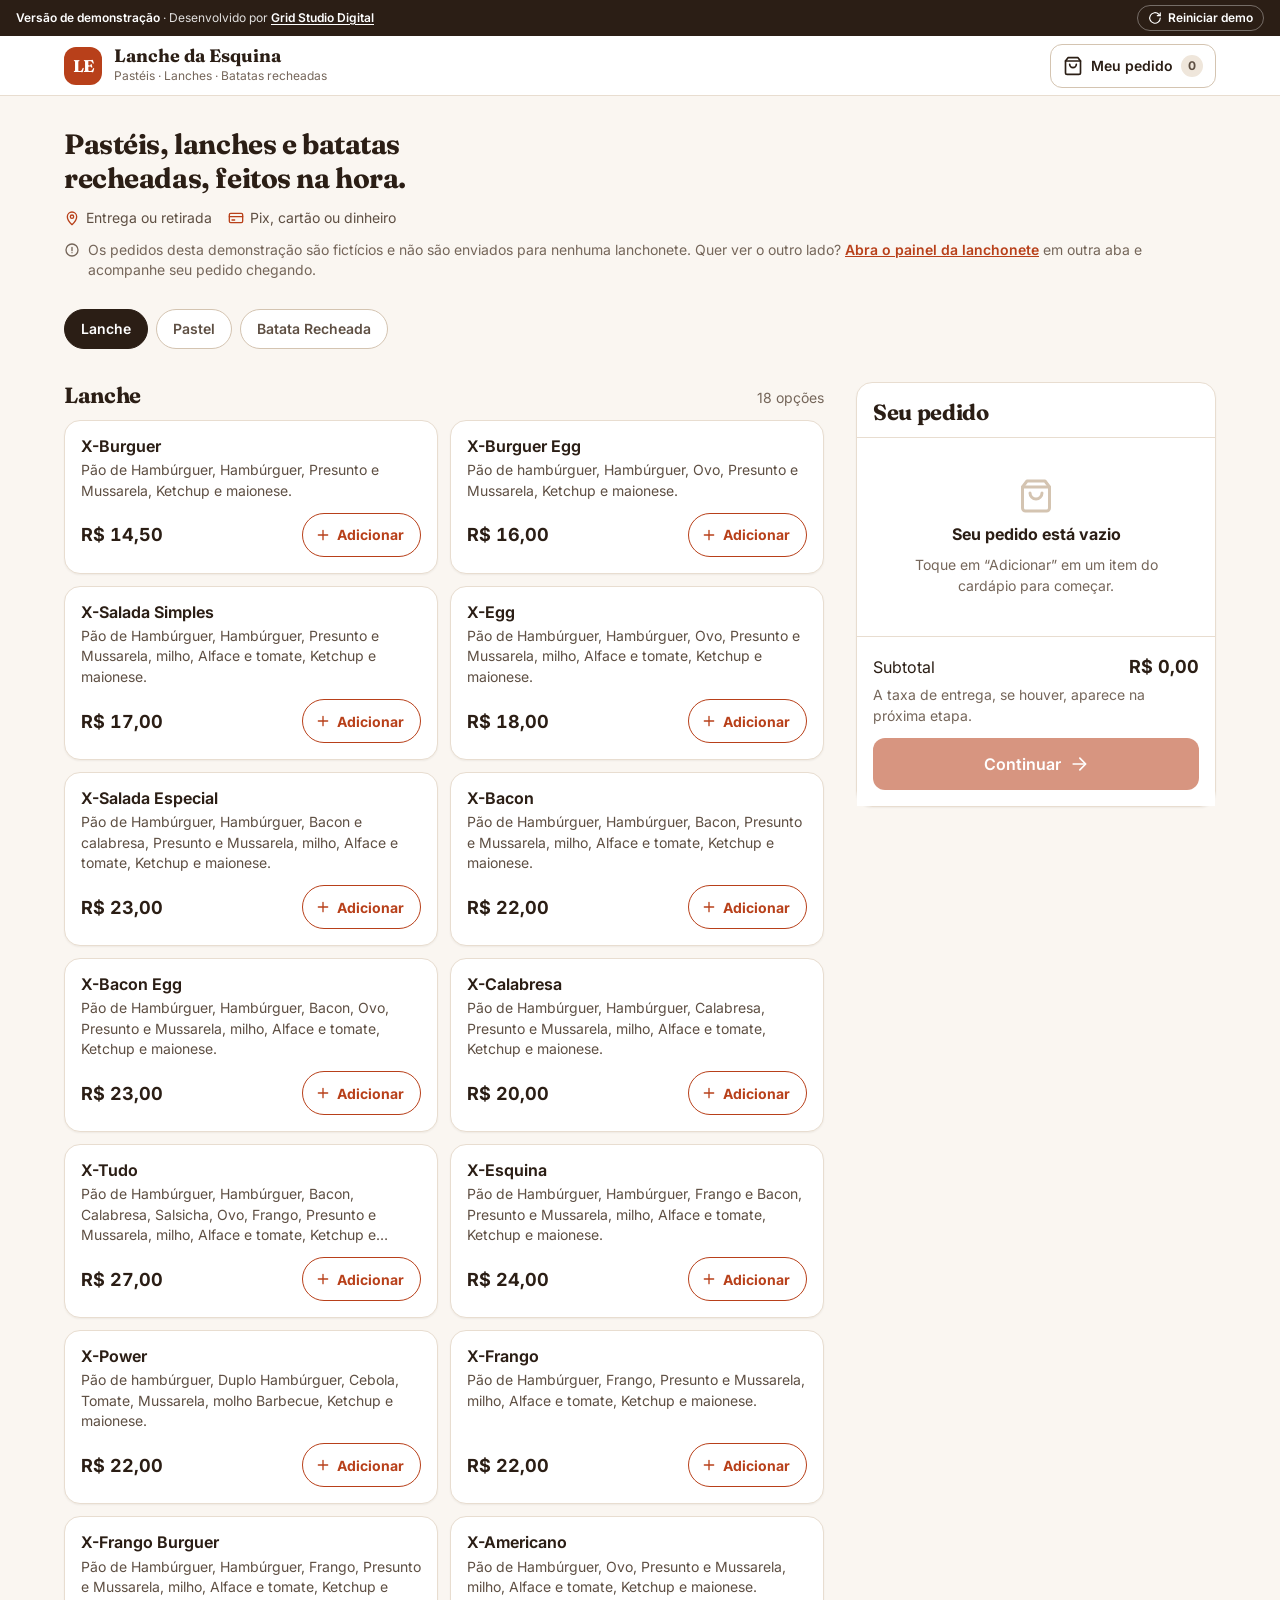
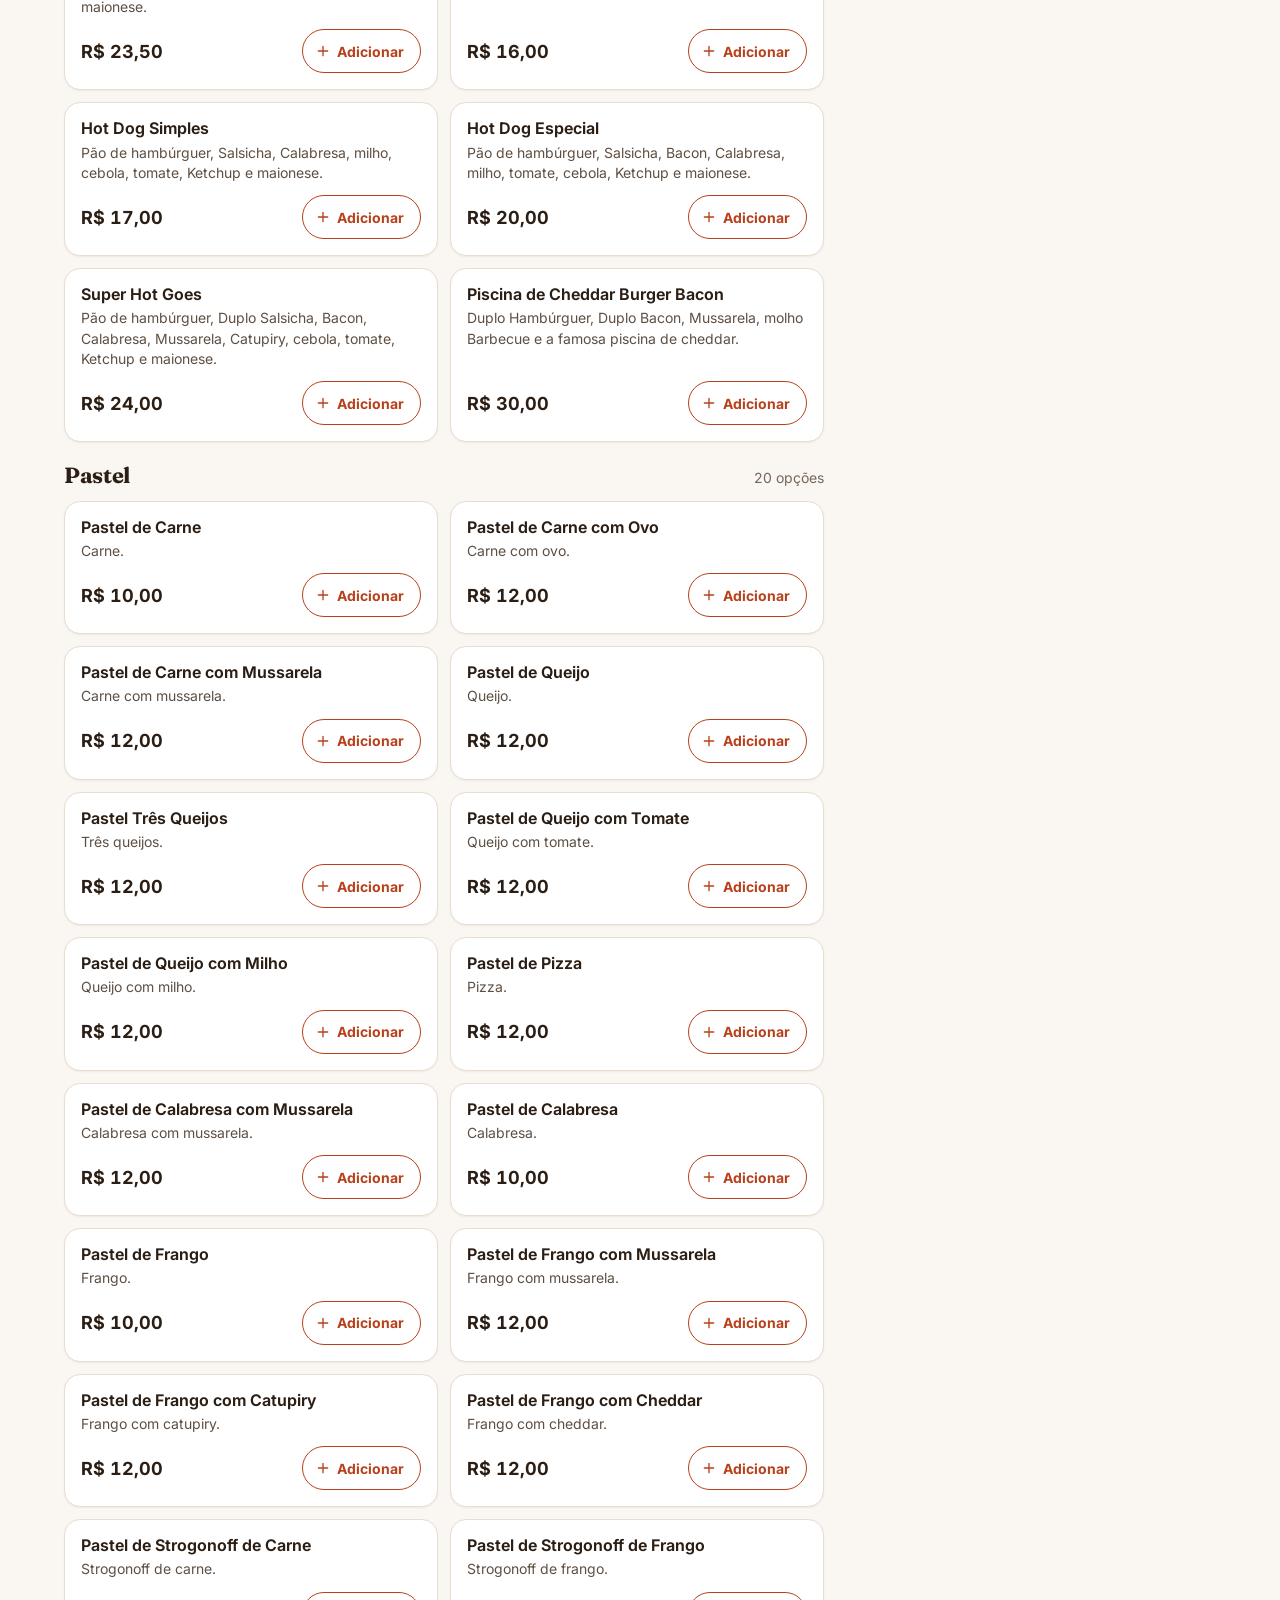
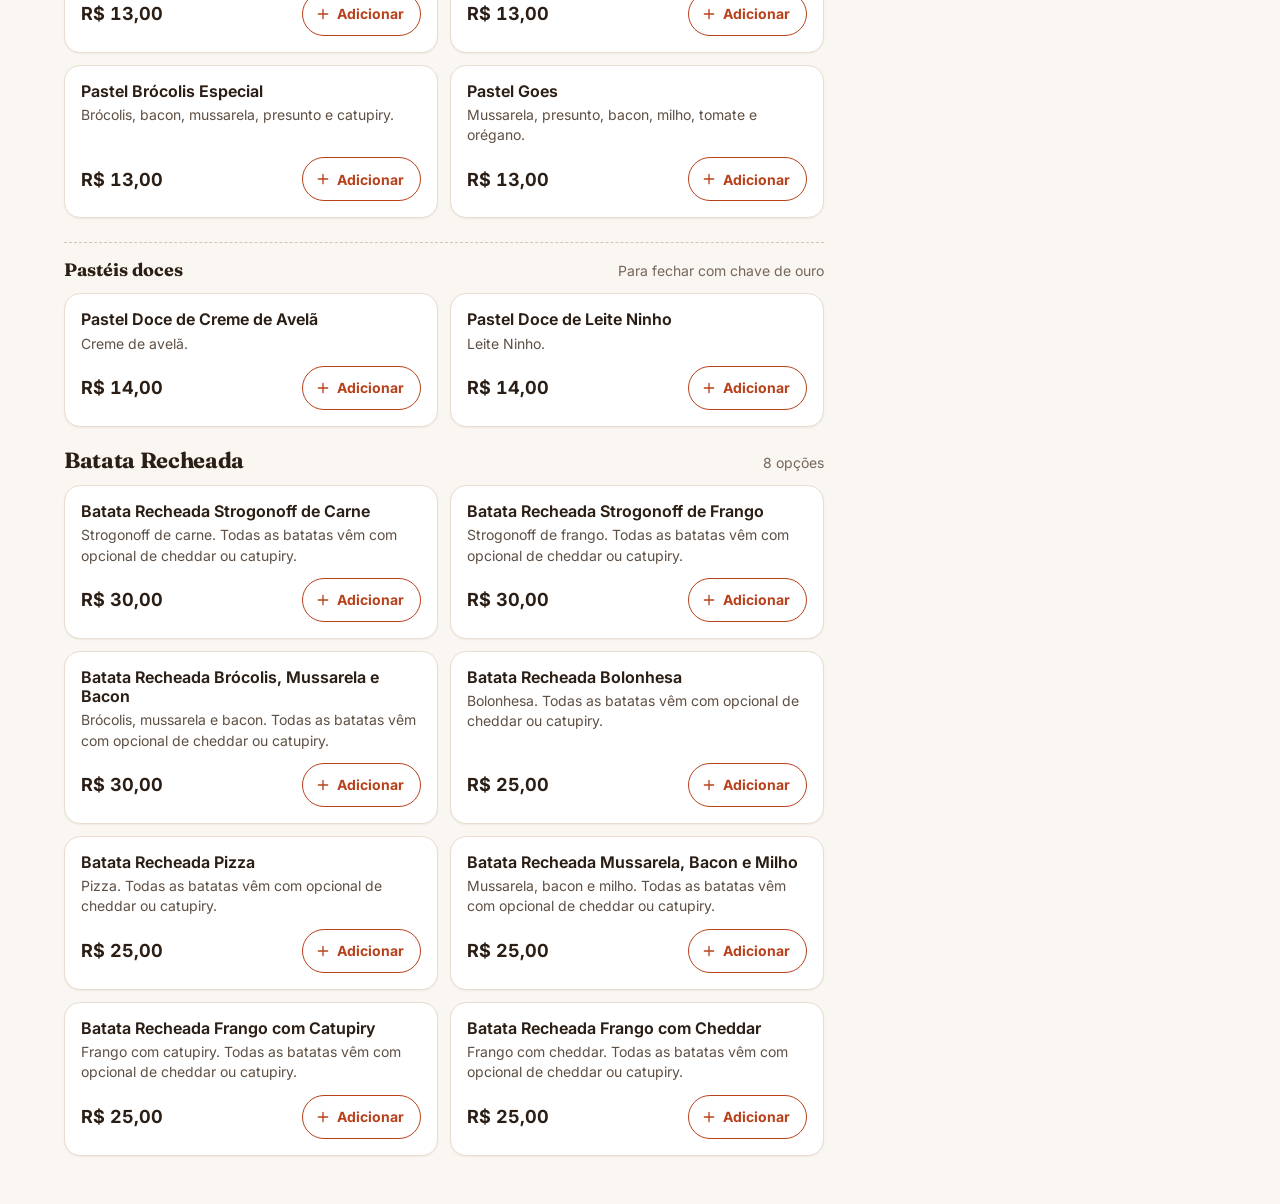
<file: index.html>
<!doctype html>
<html lang="pt-BR">
<head>
  <meta charset="utf-8">
  <meta name="viewport" content="width=device-width, initial-scale=1, viewport-fit=cover, interactive-widget=resizes-content">
  <meta name="theme-color" content="#ffffff">
  <meta name="robots" content="noindex">
  <meta name="description" content="Demonstração do sistema de pedidos Lanche da Esquina, desenvolvido pela Grid Studio Digital.">
  <meta property="og:type" content="website">
  <meta property="og:title" content="Sistema de Pedidos para Lanchonete (demo)">
  <meta property="og:description" content="Cardápio online, Kanban de pedidos, dashboard de vendas e fechamento de caixa. Demo interativa que roda no navegador.">
  <meta property="og:url" content="https://gustavo-pereiraa.github.io/demo-lanchonete/">
  <meta property="og:image" content="https://gustavo-pereiraa.github.io/demo-lanchonete/docs/og.png">
  <meta property="og:image:width" content="1200">
  <meta property="og:image:height" content="627">
  <meta name="twitter:card" content="summary_large_image">
  <title>Cardápio | Lanche da Esquina</title>
  <link rel="preconnect" href="https://fonts.googleapis.com">
  <link rel="preconnect" href="https://fonts.gstatic.com" crossorigin>
  <link href="https://fonts.googleapis.com/css2?family=Fraunces:opsz,wght@9..144,600;9..144,700&family=Inter:wght@400;500;600;700&display=swap" rel="stylesheet">
  <link rel="icon" href="favicon.svg" type="image/svg+xml">
  <link rel="stylesheet" href="css/style.css">
  <link rel="stylesheet" href="css/demo.css">
</head>
<body class="customer-page">
<svg xmlns="http://www.w3.org/2000/svg" class="icon-sprite" aria-hidden="true" focusable="false">
  <defs>
    <symbol id="i-bag" viewBox="0 0 24 24"><path d="M6 2 3 6v14a2 2 0 0 0 2 2h14a2 2 0 0 0 2-2V6l-3-4Z"/><path d="M3 6h18"/><path d="M16 10a4 4 0 0 1-8 0"/></symbol>
    <symbol id="i-plus" viewBox="0 0 24 24"><path d="M12 5v14M5 12h14"/></symbol>
    <symbol id="i-minus" viewBox="0 0 24 24"><path d="M5 12h14"/></symbol>
    <symbol id="i-trash" viewBox="0 0 24 24"><path d="M3 6h18"/><path d="m19 6-1 14a2 2 0 0 1-2 2H8a2 2 0 0 1-2-2L5 6"/><path d="M8 6V4a2 2 0 0 1 2-2h4a2 2 0 0 1 2 2v2"/></symbol>
    <symbol id="i-x" viewBox="0 0 24 24"><path d="M18 6 6 18M6 6l12 12"/></symbol>
    <symbol id="i-arrow-right" viewBox="0 0 24 24"><path d="M5 12h14"/><path d="m13 5 7 7-7 7"/></symbol>
    <symbol id="i-chevron-right" viewBox="0 0 24 24"><path d="m9 6 6 6-6 6"/></symbol>
    <symbol id="i-check" viewBox="0 0 24 24"><path d="M20 6 9 17l-5-5"/></symbol>
    <symbol id="i-pin" viewBox="0 0 24 24"><path d="M12 22s-7-6.6-7-12a7 7 0 0 1 14 0c0 5.4-7 12-7 12Z"/><circle cx="12" cy="10" r="2.5"/></symbol>
    <symbol id="i-store" viewBox="0 0 24 24"><path d="m3 9 1.6-5h14.8L21 9"/><path d="M4 9v11h16V9"/><path d="M3 9h18"/><path d="M9.5 20v-5h5v5"/></symbol>
    <symbol id="i-pix" viewBox="0 0 24 24"><path d="m12 3 9 9-9 9-9-9Z"/><path d="m8 12 4-4 4 4-4 4Z"/></symbol>
    <symbol id="i-cash" viewBox="0 0 24 24"><rect x="2" y="6" width="20" height="12" rx="2"/><circle cx="12" cy="12" r="2.5"/><path d="M6 12h.01M18 12h.01"/></symbol>
    <symbol id="i-card" viewBox="0 0 24 24"><rect x="2" y="5" width="20" height="14" rx="2"/><path d="M2 10h20M6 15h4"/></symbol>
    <symbol id="i-dots" viewBox="0 0 24 24"><path d="M6 12h.01M12 12h.01M18 12h.01"/></symbol>
    <symbol id="i-clock" viewBox="0 0 24 24"><circle cx="12" cy="12" r="9"/><path d="M12 7v5l3 2"/></symbol>
    <symbol id="i-alert" viewBox="0 0 24 24"><circle cx="12" cy="12" r="9"/><path d="M12 8v5M12 16h.01"/></symbol>
    <symbol id="i-refresh" viewBox="0 0 24 24"><path d="M21 12a9 9 0 1 1-2.6-6.4L21 8"/><path d="M21 3v5h-5"/></symbol>
    <symbol id="i-logout" viewBox="0 0 24 24"><path d="M9 21H5a2 2 0 0 1-2-2V5a2 2 0 0 1 2-2h4"/><path d="m16 17 5-5-5-5"/><path d="M21 12H9"/></symbol>
    <symbol id="i-printer" viewBox="0 0 24 24"><path d="M6 9V2h12v7"/><path d="M6 18H4a2 2 0 0 1-2-2v-5a2 2 0 0 1 2-2h16a2 2 0 0 1 2 2v5a2 2 0 0 1-2 2h-2"/><path d="M6 14h12v8H6z"/></symbol>
    <symbol id="i-download" viewBox="0 0 24 24"><path d="M12 3v12"/><path d="m7 10 5 5 5-5"/><path d="M5 21h14"/></symbol>
    <symbol id="i-bell" viewBox="0 0 24 24"><path d="M6 8a6 6 0 0 1 12 0c0 7 3 9 3 9H3s3-2 3-9"/><path d="M10.3 21a1.94 1.94 0 0 0 3.4 0"/></symbol>
    <symbol id="i-search" viewBox="0 0 24 24"><circle cx="11" cy="11" r="7"/><path d="m20 20-3.5-3.5"/></symbol>
    <symbol id="i-orders" viewBox="0 0 24 24"><rect x="8" y="2" width="8" height="4" rx="1"/><path d="M16 4h2a2 2 0 0 1 2 2v14a2 2 0 0 1-2 2H6a2 2 0 0 1-2-2V6a2 2 0 0 1 2-2h2"/><path d="M8 11h8M8 15h5"/></symbol>
    <symbol id="i-chart" viewBox="0 0 24 24"><path d="M3 3v18h18"/><path d="M8 16v-5M13 16V8M18 16v-3"/></symbol>
    <symbol id="i-receipt" viewBox="0 0 24 24"><path d="M5 2v20l2.5-1.5L10 22l2-1.5 2 1.5 2.5-1.5L19 22V2l-2.5 1.5L14 2l-2 1.5L10 2 7.5 3.5Z"/><path d="M9 8h6M9 12h6M9 16h3"/></symbol>
    <symbol id="i-tag" viewBox="0 0 24 24"><path d="M20.6 13.4 13.4 20.6a2 2 0 0 1-2.8 0L3 13V3h10l7.6 7.6a2 2 0 0 1 0 2.8Z"/><path d="M7.5 7.5h.01"/></symbol>
    <symbol id="i-users" viewBox="0 0 24 24"><path d="M16 21v-2a4 4 0 0 0-4-4H6a4 4 0 0 0-4 4v2"/><circle cx="9" cy="7" r="4"/><path d="M22 21v-2a4 4 0 0 0-3-3.9M16 3.1a4 4 0 0 1 0 7.8"/></symbol>
    <symbol id="i-history" viewBox="0 0 24 24"><path d="M3 12a9 9 0 1 0 2.6-6.4L3 8"/><path d="M3 3v5h5"/><path d="M12 7v5l3.5 2"/></symbol>
    <symbol id="i-edit" viewBox="0 0 24 24"><path d="M12 20h9"/><path d="M16.5 3.5a2.1 2.1 0 0 1 3 3L7 19l-4 1 1-4Z"/></symbol>
    <symbol id="i-power" viewBox="0 0 24 24"><path d="M12 2v10"/><path d="M18.4 6.6a9 9 0 1 1-12.8 0"/></symbol>
    <symbol id="i-wifi-off" viewBox="0 0 24 24"><path d="m2 2 20 20"/><path d="M8.5 16.5a5 5 0 0 1 7 0M5 12.9a10 10 0 0 1 5.2-2.8M19 12.9a10 10 0 0 0-2.2-1.6M2 8.8a15 15 0 0 1 4.2-2.6M22 8.8A15 15 0 0 0 11 5M12 20h.01"/></symbol>
    <symbol id="i-settings" viewBox="0 0 24 24"><path d="M4 21v-7M4 10V3M12 21v-9M12 8V3M20 21v-5M20 12V3"/><path d="M1 14h6M9 8h6M17 16h6"/></symbol>
    <symbol id="i-moon" viewBox="0 0 24 24"><path d="M21 12.8A9 9 0 1 1 11.2 3a7 7 0 0 0 9.8 9.8Z"/></symbol>
    <symbol id="i-eye" viewBox="0 0 24 24"><path d="M2 12s3.5-7 10-7 10 7 10 7-3.5 7-10 7S2 12 2 12Z"/><circle cx="12" cy="12" r="3"/></symbol>
    <symbol id="i-eye-off" viewBox="0 0 24 24"><path d="M9.9 4.2A10 10 0 0 1 12 4c6.5 0 10 8 10 8a17 17 0 0 1-2.4 3.4M6.6 6.6A17 17 0 0 0 2 12s3.5 7 10 7a9.7 9.7 0 0 0 5.4-1.6"/><path d="M9.9 9.9a3 3 0 0 0 4.2 4.2"/><path d="m2 2 20 20"/></symbol>
  </defs>
</svg>
<a class="skip-link" href="#menu">Pular para o cardápio</a>
<div class="demo-bar" id="demoBar" role="region" aria-label="Aviso de demonstração">
  <p class="demo-bar__text"><strong>Versão de demonstração</strong> · Desenvolvido por <a href="https://gridstudio.com.br" target="_blank" rel="noopener">Grid Studio Digital</a></p>
  <button class="demo-bar__reset" id="demoReset" type="button"><svg class="icon" aria-hidden="true"><use href="#i-refresh"></use></svg>Reiniciar demo</button>
</div>

<header class="store-header">
  <div class="store-header__inner">
    <a class="brand" href="./" aria-label="Lanche da Esquina, início">
      <span class="brand-mark" aria-hidden="true">LE</span>
      <span class="brand-text"><strong>Lanche da Esquina</strong><span>Pastéis · Lanches · Batatas recheadas</span></span>
    </a>
    <button class="cart-button" id="openCart" type="button" aria-controls="cartPanel" aria-label="Abrir meu pedido, 0 itens">
      <svg class="icon" aria-hidden="true"><use href="#i-bag"></use></svg>
      <span class="cart-button__label">Meu pedido</span>
      <b id="cartCount" class="is-empty" aria-hidden="true">0</b>
    </button>
  </div>
</header>

<main id="menu" class="customer-shell" tabindex="-1">
  <a class="active-order" id="activeOrder" href="./" hidden>
    <svg class="icon" aria-hidden="true"><use href="#i-clock"></use></svg>
    <span><strong>Você tem um pedido em andamento</strong><small id="activeOrderText">Toque para acompanhar</small></span>
    <span class="active-order__cta">Acompanhar<svg class="icon icon--sm" aria-hidden="true"><use href="#i-chevron-right"></use></svg></span>
  </a>

  <div class="store-closed" id="storeClosed" role="status" hidden>
    <svg class="icon" aria-hidden="true"><use href="#i-moon"></use></svg>
    <div>
      <strong id="storeClosedTitle">Estamos fechados agora.</strong>
      <span id="storeClosedText"></span>
      <span class="store-closed__msg" id="storeClosedMsg" hidden></span>
    </div>
  </div>

  <section class="store-intro" aria-labelledby="introTitle">
    <h1 id="introTitle">Pastéis, lanches e batatas recheadas, feitos na hora.</h1>
    <ul class="intro-facts">
      <li><svg class="icon icon--sm" aria-hidden="true"><use href="#i-pin"></use></svg>Entrega ou retirada</li>
      <li><svg class="icon icon--sm" aria-hidden="true"><use href="#i-card"></use></svg>Pix, cartão ou dinheiro</li>
    </ul>
    <p class="demo-note"><svg class="icon icon--sm" aria-hidden="true"><use href="#i-alert"></use></svg><span>Os pedidos desta demonstração são fictícios e não são enviados para nenhuma lanchonete. Quer ver o outro lado? <a href="login" target="_blank" rel="noopener">Abra o painel da lanchonete</a> em outra aba e acompanhe seu pedido chegando.</span></p>
  </section>

  <nav class="category-nav" id="categoryNav" aria-label="Categorias do cardápio">
    <div class="category-tabs" id="categoryTabs"></div>
  </nav>

  <div class="customer-content">
    <section class="menu-section" aria-label="Cardápio">
      <div id="productGrid" class="menu-list" aria-busy="true"></div>
    </section>

    <aside class="cart-panel" id="cartPanel" aria-labelledby="cartTitle" tabindex="-1">
      <div class="cart-head">
        <h2 id="cartTitle">Seu pedido</h2>
        <button class="icon-btn" id="closeCart" type="button" aria-label="Fechar pedido">
          <svg class="icon" aria-hidden="true"><use href="#i-x"></use></svg>
        </button>
      </div>
      <ul id="cartItems" class="cart-items" aria-live="polite"></ul>
      <div class="cart-footer">
        <div class="summary-row"><span>Subtotal</span><strong id="cartTotal">R$ 0,00</strong></div>
        <p class="hint">A taxa de entrega, se houver, aparece na próxima etapa.</p>
        <p class="cart-note" id="cartGoneNote" hidden><svg class="icon icon--sm" aria-hidden="true"><use href="#i-alert"></use></svg><span>Algum item do seu pedido acabou. Remova-o para continuar — o resto continua aqui.</span></p>
        <p class="cart-note" id="cartClosedNote" hidden><svg class="icon icon--sm" aria-hidden="true"><use href="#i-moon"></use></svg><span>Estamos fechados. Seu pedido fica guardado aqui e pode ser enviado quando abrirmos.</span></p>
        <button class="btn btn--primary btn--block btn--lg" id="checkoutBtn" type="button">
          Continuar <svg class="icon" aria-hidden="true"><use href="#i-arrow-right"></use></svg>
        </button>
      </div>
    </aside>
  </div>
</main>

<div class="cart-bar" id="cartBar" hidden>
  <button class="cart-bar__btn" id="cartBarBtn" type="button" aria-controls="cartPanel">
    <span class="cart-bar__count" id="cartBarCount">0</span>
    <span class="cart-bar__label">Ver pedido</span>
    <strong class="cart-bar__total" id="cartBarTotal">R$ 0,00</strong>
  </button>
</div>

<div class="overlay" id="overlay"></div>

<div class="modal checkout-modal" id="checkoutModal" tabindex="-1" role="dialog" aria-modal="true" aria-labelledby="checkoutTitle">
  <div class="modal-head">
    <div><h2 id="checkoutTitle">Finalizar pedido</h2><p>Campos com <span class="req">*</span> são obrigatórios.</p></div>
    <button class="icon-btn" id="closeCheckout" type="button" aria-label="Fechar finalização">
      <svg class="icon" aria-hidden="true"><use href="#i-x"></use></svg>
    </button>
  </div>
  <form id="checkoutForm" novalidate>
    <div class="modal-body">
      <fieldset class="form-block">
        <legend>Seus dados</legend>
        <div class="form-grid">
          <div class="field">
            <label for="fName">Nome <span class="req" aria-hidden="true">*</span></label>
            <input id="fName" name="name" required maxlength="120" autocomplete="name" placeholder="Como podemos te chamar?" aria-describedby="fNameErr">
            <p class="field-error" id="fNameErr"></p>
          </div>
          <div class="field">
            <label for="fPhone">Telefone / WhatsApp <span class="req" aria-hidden="true">*</span></label>
            <input id="fPhone" name="phone" type="tel" inputmode="tel" required maxlength="30" autocomplete="tel" placeholder="(00) 00000-0000" aria-describedby="fPhoneErr">
            <p class="field-error" id="fPhoneErr"></p>
          </div>
        </div>
      </fieldset>

      <fieldset class="form-block">
        <legend>Como você quer receber?</legend>
        <div class="choice-group choice-group--2">
          <label class="choice">
            <input type="radio" name="order_type" value="entrega" checked>
            <span class="choice__box"><svg class="icon" aria-hidden="true"><use href="#i-pin"></use></svg>
              <span class="choice__text"><strong>Entrega</strong><small id="feeLabel">Taxa na próxima linha</small></span></span>
          </label>
          <label class="choice">
            <input type="radio" name="order_type" value="retirada">
            <span class="choice__box"><svg class="icon" aria-hidden="true"><use href="#i-store"></use></svg>
              <span class="choice__text"><strong>Retirada</strong><small>Sem taxa</small></span></span>
          </label>
        </div>
        <div class="field" id="addressField">
          <label for="fAddress">Endereço de entrega <span class="req" aria-hidden="true">*</span></label>
          <input id="fAddress" name="address" required maxlength="255" autocomplete="street-address" placeholder="Rua, número, bairro e complemento" aria-describedby="fAddressErr">
          <p class="field-error" id="fAddressErr"></p>
        </div>
      </fieldset>

      <fieldset class="form-block">
        <legend>Forma de pagamento</legend>
        <div class="choice-group choice-group--4">
          <label class="choice"><input type="radio" name="payment_method" value="pix" checked>
            <span class="choice__box"><svg class="icon" aria-hidden="true"><use href="#i-pix"></use></svg><span class="choice__text"><strong>Pix</strong></span></span></label>
          <label class="choice"><input type="radio" name="payment_method" value="dinheiro">
            <span class="choice__box"><svg class="icon" aria-hidden="true"><use href="#i-cash"></use></svg><span class="choice__text"><strong>Dinheiro</strong></span></span></label>
          <label class="choice"><input type="radio" name="payment_method" value="cartao">
            <span class="choice__box"><svg class="icon" aria-hidden="true"><use href="#i-card"></use></svg><span class="choice__text"><strong>Cartão</strong></span></span></label>
          <label class="choice"><input type="radio" name="payment_method" value="outro">
            <span class="choice__box"><svg class="icon" aria-hidden="true"><use href="#i-dots"></use></svg><span class="choice__text"><strong>Outro</strong></span></span></label>
        </div>
        <div class="field" id="changeField" hidden>
          <label for="fChange">Troco para quanto? <span class="optional">(opcional)</span></label>
          <input id="fChange" name="change_for" type="number" inputmode="decimal" min="0" max="9999" step="0.01" placeholder="Ex.: 50" aria-describedby="fChangeErr fChangeHint">
          <p class="field-hint" id="fChangeHint">Deixe em branco se não precisar de troco.</p>
          <p class="field-error" id="fChangeErr"></p>
        </div>
      </fieldset>

      <div class="form-block">
        <div class="field">
          <label for="fNotes">Observações <span class="optional">(opcional)</span></label>
          <textarea id="fNotes" name="notes" rows="3" maxlength="500" placeholder="Ex.: ponto de referência, tocar a campainha…"></textarea>
        </div>
      </div>

      <section class="form-block" aria-labelledby="summaryTitle">
        <h3 class="form-block__title" id="summaryTitle">Resumo</h3>
        <div class="checkout-summary" id="checkoutSummary"></div>
      </section>

      <div class="form-alert" id="checkoutError" role="alert" hidden></div>

      <p class="privacy-note">Usamos seu nome, telefone e endereço só para preparar, confirmar e entregar este pedido — nada além disso.</p>
      <p class="privacy-note">Demonstração: o pedido fica salvo só neste navegador. Não use dados reais.</p>
    </div>
    <div class="modal-foot">
      <button class="btn btn--primary btn--block btn--lg" type="submit" id="submitOrder">Enviar pedido</button>
    </div>
  </form>
</div>

<div class="modal success-modal" id="successModal" tabindex="-1" role="dialog" aria-modal="true" aria-labelledby="successTitle" aria-describedby="successText">
  <div class="success-icon"><svg class="icon" aria-hidden="true"><use href="#i-check"></use></svg></div>
  <h2 id="successTitle">Pedido enviado!</h2>
  <p class="success-number">Número do pedido<strong id="successNumber">#000</strong></p>
  <p id="successText"></p>
  <div class="success-actions">
    <a class="btn btn--primary btn--block btn--lg" id="trackLink" href="./" hidden><svg class="icon" aria-hidden="true"><use href="#i-clock"></use></svg>Acompanhar meu pedido</a>
    <button class="btn btn--ghost btn--block btn--lg" id="closeSuccess" type="button">Voltar ao cardápio</button>
  </div>
</div>

<div class="toast" id="toast" role="status" aria-live="polite"></div>
<script src="js/mock-api.js"></script>
<script src="js/demo-bar.js"></script>
<script src="js/customer.js"></script>
</body>
</html>
</file>
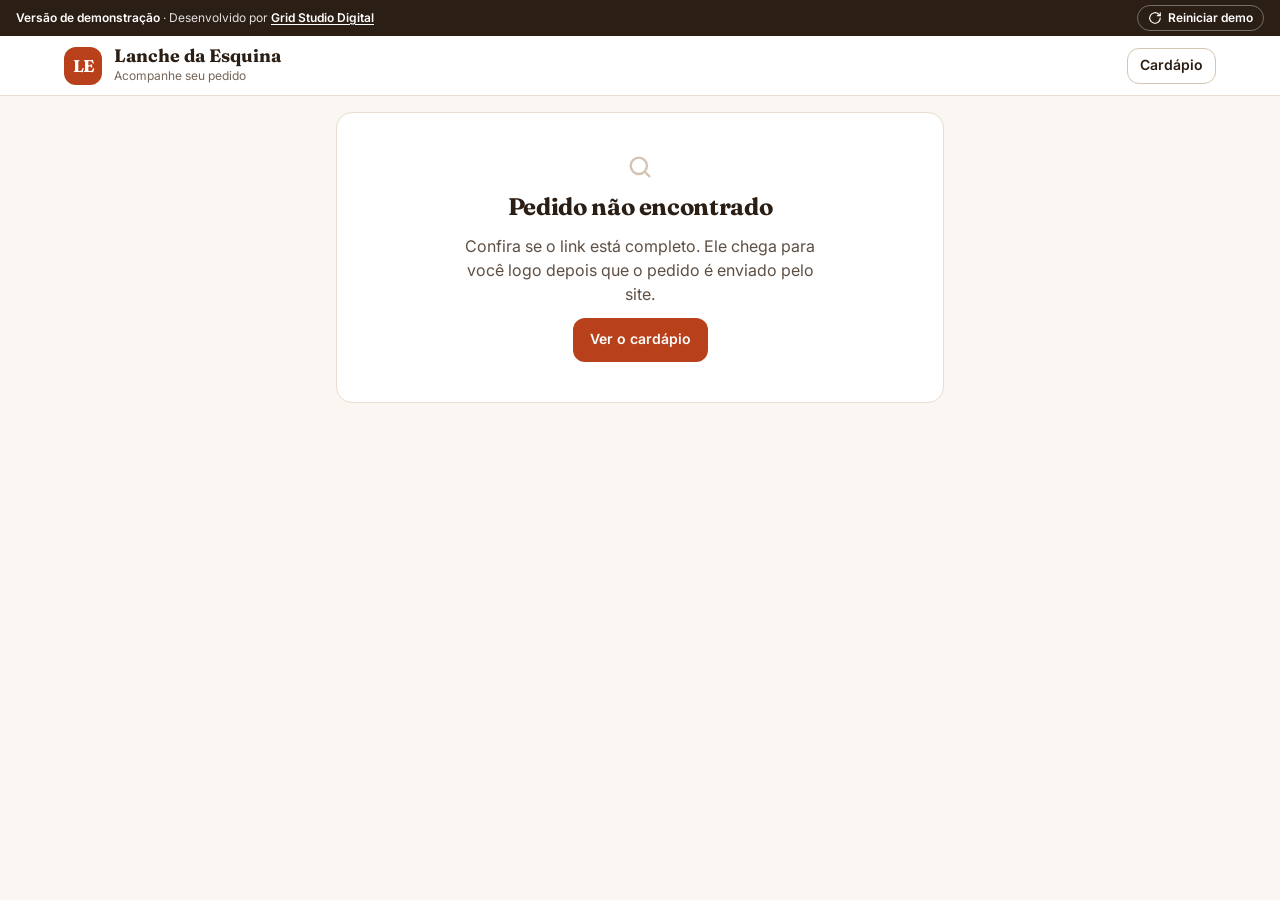
<file: acompanhar.html>
<!doctype html>
<html lang="pt-BR">
<head>
  <meta charset="utf-8">
  <meta name="viewport" content="width=device-width, initial-scale=1, viewport-fit=cover">
  <meta name="theme-color" content="#ffffff">
  <meta name="robots" content="noindex">
  <title>Acompanhe seu pedido | Lanche da Esquina</title>
  <link rel="preconnect" href="https://fonts.googleapis.com">
  <link rel="preconnect" href="https://fonts.gstatic.com" crossorigin>
  <link href="https://fonts.googleapis.com/css2?family=Fraunces:opsz,wght@9..144,600;9..144,700&family=Inter:wght@400;500;600;700&display=swap" rel="stylesheet">
  <link rel="icon" href="favicon.svg" type="image/svg+xml">
  <link rel="stylesheet" href="css/style.css">
  <link rel="stylesheet" href="css/demo.css">
</head>
<body class="track-page">
<svg xmlns="http://www.w3.org/2000/svg" class="icon-sprite" aria-hidden="true" focusable="false">
  <defs>
    <symbol id="i-bag" viewBox="0 0 24 24"><path d="M6 2 3 6v14a2 2 0 0 0 2 2h14a2 2 0 0 0 2-2V6l-3-4Z"/><path d="M3 6h18"/><path d="M16 10a4 4 0 0 1-8 0"/></symbol>
    <symbol id="i-plus" viewBox="0 0 24 24"><path d="M12 5v14M5 12h14"/></symbol>
    <symbol id="i-minus" viewBox="0 0 24 24"><path d="M5 12h14"/></symbol>
    <symbol id="i-trash" viewBox="0 0 24 24"><path d="M3 6h18"/><path d="m19 6-1 14a2 2 0 0 1-2 2H8a2 2 0 0 1-2-2L5 6"/><path d="M8 6V4a2 2 0 0 1 2-2h4a2 2 0 0 1 2 2v2"/></symbol>
    <symbol id="i-x" viewBox="0 0 24 24"><path d="M18 6 6 18M6 6l12 12"/></symbol>
    <symbol id="i-arrow-right" viewBox="0 0 24 24"><path d="M5 12h14"/><path d="m13 5 7 7-7 7"/></symbol>
    <symbol id="i-chevron-right" viewBox="0 0 24 24"><path d="m9 6 6 6-6 6"/></symbol>
    <symbol id="i-check" viewBox="0 0 24 24"><path d="M20 6 9 17l-5-5"/></symbol>
    <symbol id="i-pin" viewBox="0 0 24 24"><path d="M12 22s-7-6.6-7-12a7 7 0 0 1 14 0c0 5.4-7 12-7 12Z"/><circle cx="12" cy="10" r="2.5"/></symbol>
    <symbol id="i-store" viewBox="0 0 24 24"><path d="m3 9 1.6-5h14.8L21 9"/><path d="M4 9v11h16V9"/><path d="M3 9h18"/><path d="M9.5 20v-5h5v5"/></symbol>
    <symbol id="i-pix" viewBox="0 0 24 24"><path d="m12 3 9 9-9 9-9-9Z"/><path d="m8 12 4-4 4 4-4 4Z"/></symbol>
    <symbol id="i-cash" viewBox="0 0 24 24"><rect x="2" y="6" width="20" height="12" rx="2"/><circle cx="12" cy="12" r="2.5"/><path d="M6 12h.01M18 12h.01"/></symbol>
    <symbol id="i-card" viewBox="0 0 24 24"><rect x="2" y="5" width="20" height="14" rx="2"/><path d="M2 10h20M6 15h4"/></symbol>
    <symbol id="i-dots" viewBox="0 0 24 24"><path d="M6 12h.01M12 12h.01M18 12h.01"/></symbol>
    <symbol id="i-clock" viewBox="0 0 24 24"><circle cx="12" cy="12" r="9"/><path d="M12 7v5l3 2"/></symbol>
    <symbol id="i-alert" viewBox="0 0 24 24"><circle cx="12" cy="12" r="9"/><path d="M12 8v5M12 16h.01"/></symbol>
    <symbol id="i-refresh" viewBox="0 0 24 24"><path d="M21 12a9 9 0 1 1-2.6-6.4L21 8"/><path d="M21 3v5h-5"/></symbol>
    <symbol id="i-logout" viewBox="0 0 24 24"><path d="M9 21H5a2 2 0 0 1-2-2V5a2 2 0 0 1 2-2h4"/><path d="m16 17 5-5-5-5"/><path d="M21 12H9"/></symbol>
    <symbol id="i-printer" viewBox="0 0 24 24"><path d="M6 9V2h12v7"/><path d="M6 18H4a2 2 0 0 1-2-2v-5a2 2 0 0 1 2-2h16a2 2 0 0 1 2 2v5a2 2 0 0 1-2 2h-2"/><path d="M6 14h12v8H6z"/></symbol>
    <symbol id="i-download" viewBox="0 0 24 24"><path d="M12 3v12"/><path d="m7 10 5 5 5-5"/><path d="M5 21h14"/></symbol>
    <symbol id="i-bell" viewBox="0 0 24 24"><path d="M6 8a6 6 0 0 1 12 0c0 7 3 9 3 9H3s3-2 3-9"/><path d="M10.3 21a1.94 1.94 0 0 0 3.4 0"/></symbol>
    <symbol id="i-search" viewBox="0 0 24 24"><circle cx="11" cy="11" r="7"/><path d="m20 20-3.5-3.5"/></symbol>
    <symbol id="i-orders" viewBox="0 0 24 24"><rect x="8" y="2" width="8" height="4" rx="1"/><path d="M16 4h2a2 2 0 0 1 2 2v14a2 2 0 0 1-2 2H6a2 2 0 0 1-2-2V6a2 2 0 0 1 2-2h2"/><path d="M8 11h8M8 15h5"/></symbol>
    <symbol id="i-chart" viewBox="0 0 24 24"><path d="M3 3v18h18"/><path d="M8 16v-5M13 16V8M18 16v-3"/></symbol>
    <symbol id="i-receipt" viewBox="0 0 24 24"><path d="M5 2v20l2.5-1.5L10 22l2-1.5 2 1.5 2.5-1.5L19 22V2l-2.5 1.5L14 2l-2 1.5L10 2 7.5 3.5Z"/><path d="M9 8h6M9 12h6M9 16h3"/></symbol>
    <symbol id="i-tag" viewBox="0 0 24 24"><path d="M20.6 13.4 13.4 20.6a2 2 0 0 1-2.8 0L3 13V3h10l7.6 7.6a2 2 0 0 1 0 2.8Z"/><path d="M7.5 7.5h.01"/></symbol>
    <symbol id="i-users" viewBox="0 0 24 24"><path d="M16 21v-2a4 4 0 0 0-4-4H6a4 4 0 0 0-4 4v2"/><circle cx="9" cy="7" r="4"/><path d="M22 21v-2a4 4 0 0 0-3-3.9M16 3.1a4 4 0 0 1 0 7.8"/></symbol>
    <symbol id="i-history" viewBox="0 0 24 24"><path d="M3 12a9 9 0 1 0 2.6-6.4L3 8"/><path d="M3 3v5h5"/><path d="M12 7v5l3.5 2"/></symbol>
    <symbol id="i-edit" viewBox="0 0 24 24"><path d="M12 20h9"/><path d="M16.5 3.5a2.1 2.1 0 0 1 3 3L7 19l-4 1 1-4Z"/></symbol>
    <symbol id="i-power" viewBox="0 0 24 24"><path d="M12 2v10"/><path d="M18.4 6.6a9 9 0 1 1-12.8 0"/></symbol>
    <symbol id="i-wifi-off" viewBox="0 0 24 24"><path d="m2 2 20 20"/><path d="M8.5 16.5a5 5 0 0 1 7 0M5 12.9a10 10 0 0 1 5.2-2.8M19 12.9a10 10 0 0 0-2.2-1.6M2 8.8a15 15 0 0 1 4.2-2.6M22 8.8A15 15 0 0 0 11 5M12 20h.01"/></symbol>
    <symbol id="i-settings" viewBox="0 0 24 24"><path d="M4 21v-7M4 10V3M12 21v-9M12 8V3M20 21v-5M20 12V3"/><path d="M1 14h6M9 8h6M17 16h6"/></symbol>
    <symbol id="i-moon" viewBox="0 0 24 24"><path d="M21 12.8A9 9 0 1 1 11.2 3a7 7 0 0 0 9.8 9.8Z"/></symbol>
    <symbol id="i-eye" viewBox="0 0 24 24"><path d="M2 12s3.5-7 10-7 10 7 10 7-3.5 7-10 7S2 12 2 12Z"/><circle cx="12" cy="12" r="3"/></symbol>
    <symbol id="i-eye-off" viewBox="0 0 24 24"><path d="M9.9 4.2A10 10 0 0 1 12 4c6.5 0 10 8 10 8a17 17 0 0 1-2.4 3.4M6.6 6.6A17 17 0 0 0 2 12s3.5 7 10 7a9.7 9.7 0 0 0 5.4-1.6"/><path d="M9.9 9.9a3 3 0 0 0 4.2 4.2"/><path d="m2 2 20 20"/></symbol>
  </defs>
</svg>
<div class="demo-bar" id="demoBar" role="region" aria-label="Aviso de demonstração">
  <p class="demo-bar__text"><strong>Versão de demonstração</strong> · Desenvolvido por <a href="https://gridstudio.com.br" target="_blank" rel="noopener">Grid Studio Digital</a></p>
  <button class="demo-bar__reset" id="demoReset" type="button"><svg class="icon" aria-hidden="true"><use href="#i-refresh"></use></svg>Reiniciar demo</button>
</div>
<header class="store-header">
  <div class="store-header__inner">
    <a class="brand" href="./" aria-label="Lanche da Esquina, voltar ao cardápio">
      <span class="brand-mark" aria-hidden="true">LE</span>
      <span class="brand-text"><strong>Lanche da Esquina</strong><span>Acompanhe seu pedido</span></span>
    </a>
    <a class="btn btn--ghost btn--sm" href="./">Cardápio</a>
  </div>
</header>

<!-- O token vem na URL (?t=TOKEN); o js/track.js decide qual bloco mostrar -->
<main class="track-shell" id="trackMain" tabindex="-1">
  <div class="track-found" id="trackFound" hidden>
    <section class="track-card track-hero" id="tHero" data-status="loading" aria-labelledby="tHeadline">
      <span class="eyebrow">Pedido <span id="tNumber"></span></span>
      <h1 id="tHeadline">Carregando seu pedido…</h1>
      <p id="tHint" class="track-hint"></p>
      <div class="track-cancelled" id="tCancelled" hidden>
        <svg class="icon" aria-hidden="true"><use href="#i-alert"></use></svg>
        <p>Se você não esperava por isso ou tem alguma dúvida, entre em contato com a lanchonete informando o número do pedido.</p>
      </div>
    </section>

    <section class="track-card" aria-labelledby="tStepsTitle">
      <h2 id="tStepsTitle" class="track-card__title">Andamento</h2>
      <ol class="timeline" id="tSteps" aria-busy="true">
        <li class="skeleton timeline-skeleton" aria-hidden="true"></li>
      </ol>
    </section>

    <section class="track-card" aria-labelledby="tSummaryTitle">
      <h2 id="tSummaryTitle" class="track-card__title">Resumo</h2>
      <dl class="track-facts" id="tFacts"></dl>
      <ul class="track-items" id="tItems"></ul>
      <div class="track-totals" id="tTotals"></div>
    </section>

    <div class="form-alert" id="tError" role="alert" hidden></div>

    <div class="track-foot">
      <p id="tUpdated" class="track-updated" aria-live="polite"></p>
      <button class="btn btn--quiet btn--sm" id="tRefresh" type="button"><svg class="icon icon--sm" aria-hidden="true"><use href="#i-refresh"></use></svg>Atualizar agora</button>
    </div>
    <p class="demo-note"><svg class="icon icon--sm" aria-hidden="true"><use href="#i-alert"></use></svg><span>Demonstração: mude a etapa deste pedido no <a href="login" target="_blank" rel="noopener">painel da lanchonete</a> e veja esta página se atualizar sozinha.</span></p>
  </div>

  <section class="track-card track-missing" id="trackMissing" hidden>
    <svg class="icon icon--lg" aria-hidden="true"><use href="#i-search"></use></svg>
    <h1>Pedido não encontrado</h1>
    <p>Confira se o link está completo. Ele chega para você logo depois que o pedido é enviado pelo site.</p>
    <a class="btn btn--primary" href="./">Ver o cardápio</a>
  </section>
</main>
<script src="js/mock-api.js"></script>
<script src="js/demo-bar.js"></script>
<script src="js/track.js"></script>
</body>
</html>
</file>
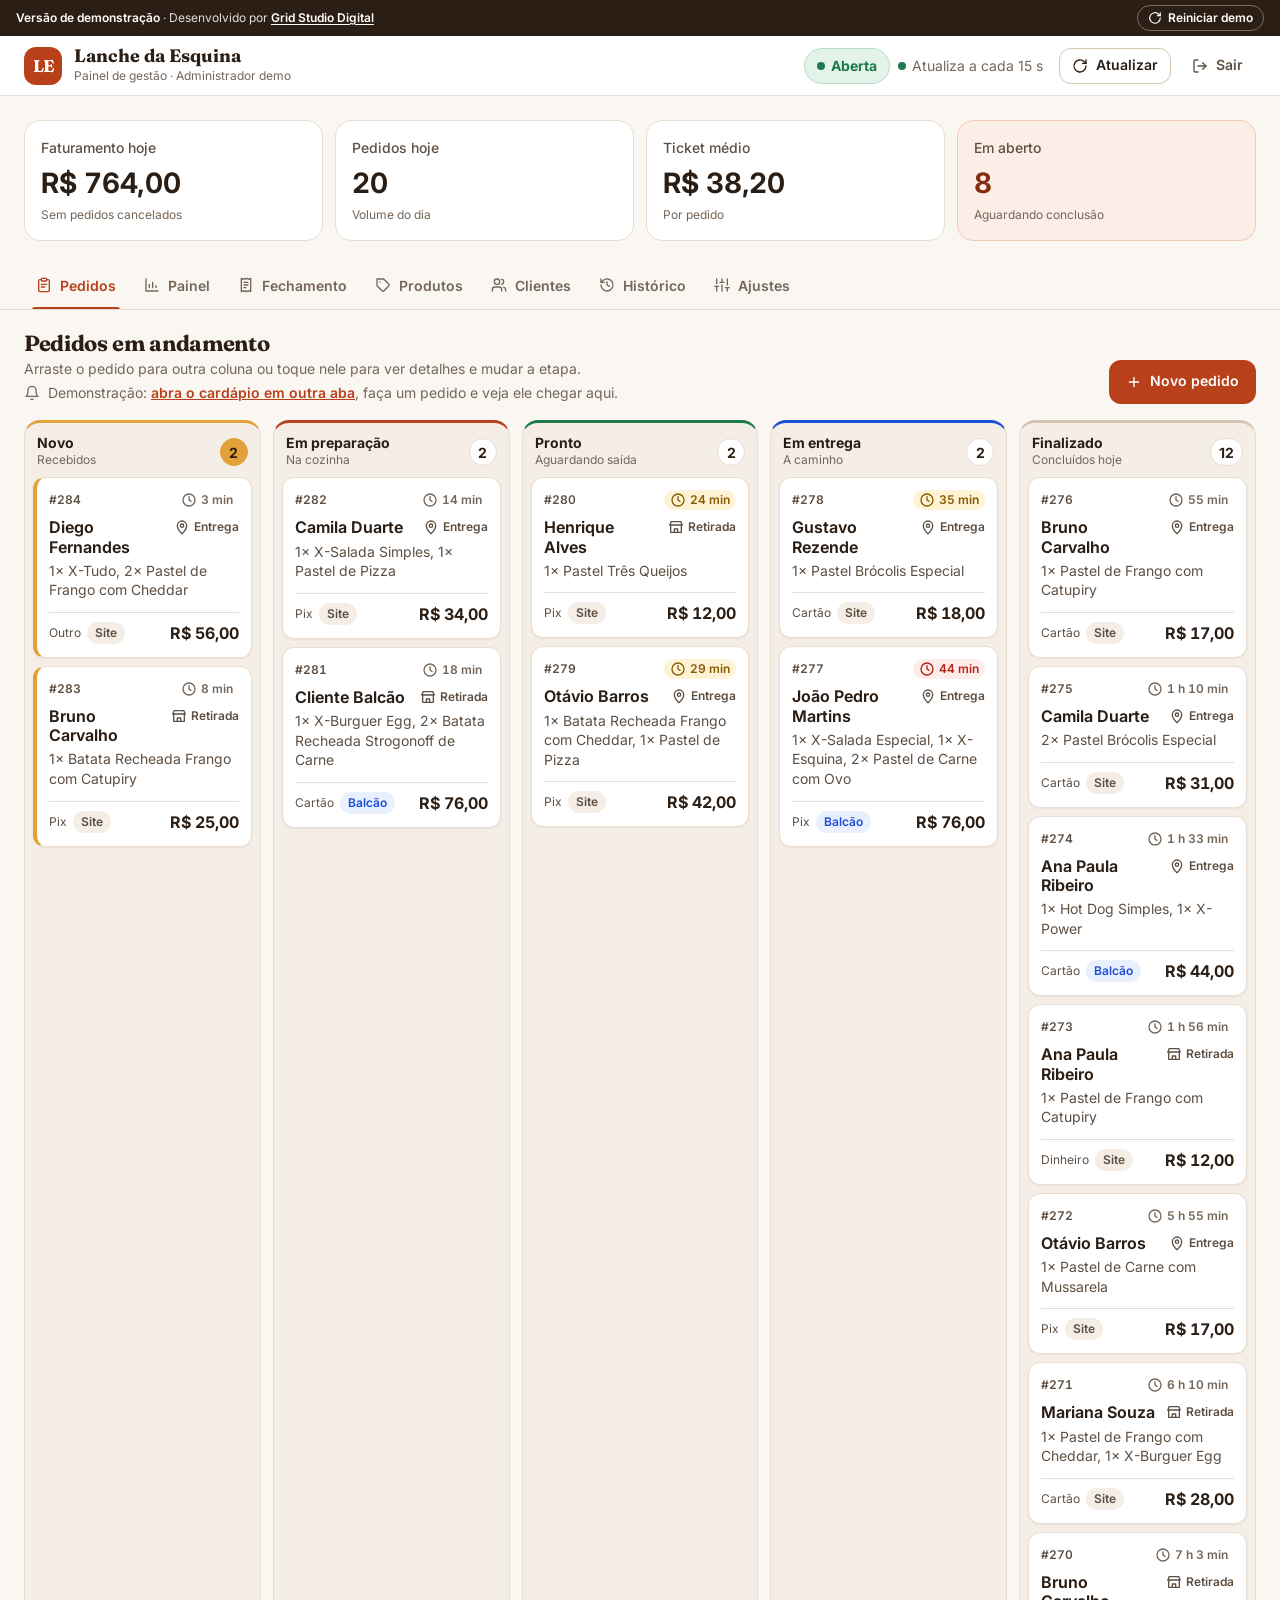
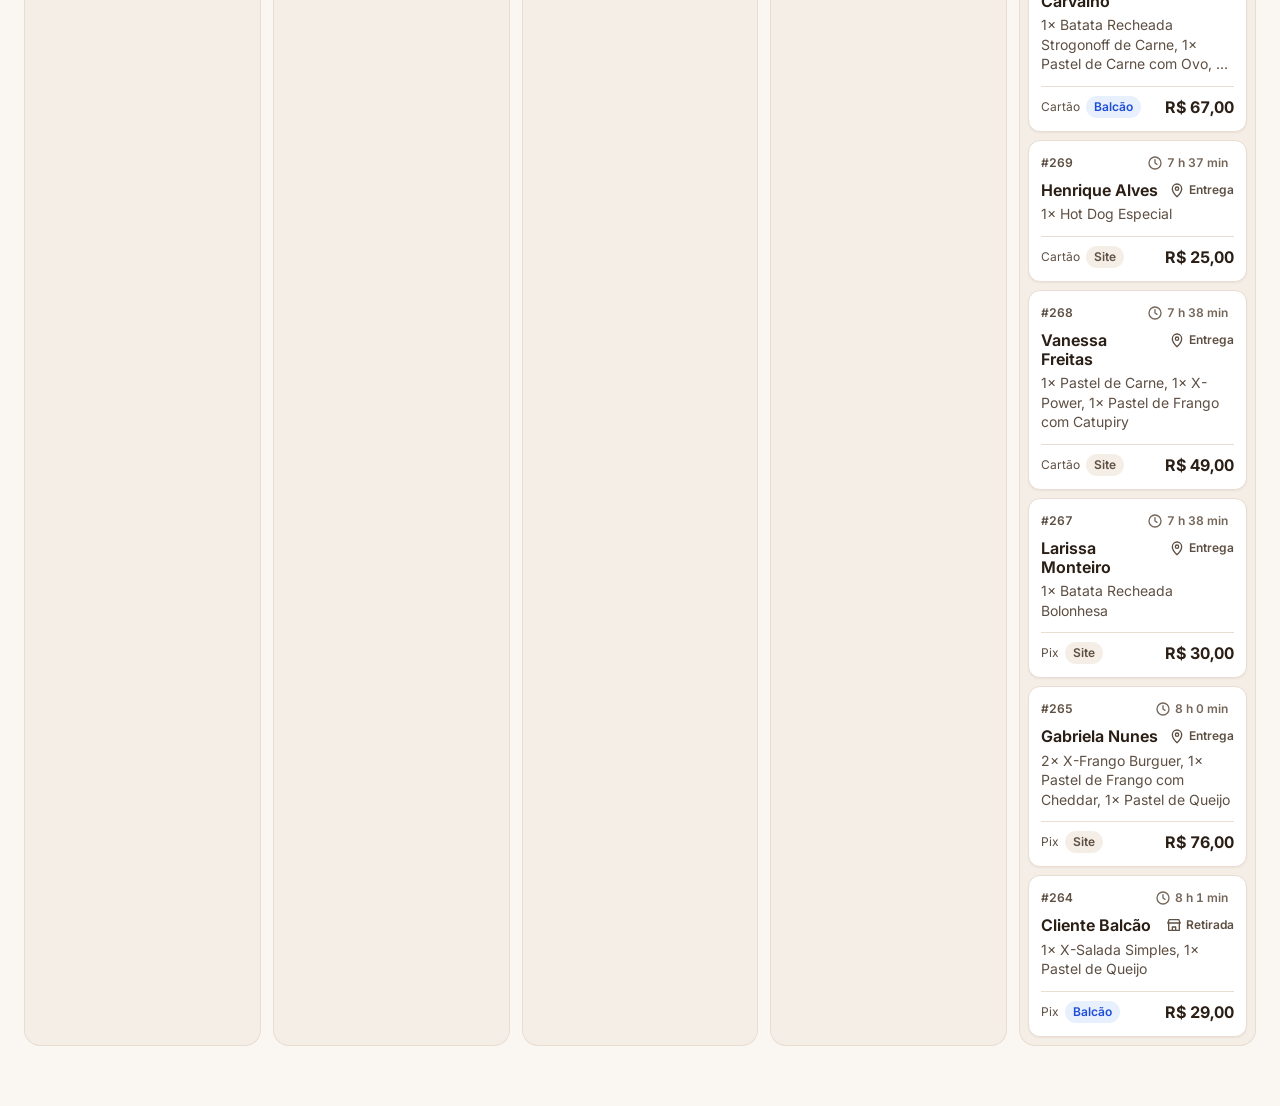
<file: admin.html>
<!doctype html>
<html lang="pt-BR">
<head>
  <meta charset="utf-8">
  <meta name="viewport" content="width=device-width, initial-scale=1, viewport-fit=cover">
  <meta name="theme-color" content="#ffffff">
  <meta name="robots" content="noindex">
  <meta property="og:type" content="website">
  <meta property="og:title" content="Sistema de Pedidos para Lanchonete (demo)">
  <meta property="og:description" content="Cardápio online, Kanban de pedidos, dashboard de vendas e fechamento de caixa. Demo interativa que roda no navegador.">
  <meta property="og:url" content="https://gustavo-pereiraa.github.io/demo-lanchonete/admin">
  <meta property="og:image" content="https://gustavo-pereiraa.github.io/demo-lanchonete/docs/og.png">
  <meta property="og:image:width" content="1200">
  <meta property="og:image:height" content="627">
  <meta name="twitter:card" content="summary_large_image">
  <title>Painel | Lanche da Esquina</title>
  <link rel="preconnect" href="https://fonts.googleapis.com">
  <link rel="preconnect" href="https://fonts.gstatic.com" crossorigin>
  <link href="https://fonts.googleapis.com/css2?family=Fraunces:opsz,wght@9..144,600;9..144,700&family=Inter:wght@400;500;600;700&display=swap" rel="stylesheet">
  <link rel="icon" href="favicon.svg" type="image/svg+xml">
  <link rel="stylesheet" href="css/style.css">
  <link rel="stylesheet" href="css/demo.css">
</head>
<body class="admin-body">
<svg xmlns="http://www.w3.org/2000/svg" class="icon-sprite" aria-hidden="true" focusable="false">
  <defs>
    <symbol id="i-bag" viewBox="0 0 24 24"><path d="M6 2 3 6v14a2 2 0 0 0 2 2h14a2 2 0 0 0 2-2V6l-3-4Z"/><path d="M3 6h18"/><path d="M16 10a4 4 0 0 1-8 0"/></symbol>
    <symbol id="i-plus" viewBox="0 0 24 24"><path d="M12 5v14M5 12h14"/></symbol>
    <symbol id="i-minus" viewBox="0 0 24 24"><path d="M5 12h14"/></symbol>
    <symbol id="i-trash" viewBox="0 0 24 24"><path d="M3 6h18"/><path d="m19 6-1 14a2 2 0 0 1-2 2H8a2 2 0 0 1-2-2L5 6"/><path d="M8 6V4a2 2 0 0 1 2-2h4a2 2 0 0 1 2 2v2"/></symbol>
    <symbol id="i-x" viewBox="0 0 24 24"><path d="M18 6 6 18M6 6l12 12"/></symbol>
    <symbol id="i-arrow-right" viewBox="0 0 24 24"><path d="M5 12h14"/><path d="m13 5 7 7-7 7"/></symbol>
    <symbol id="i-chevron-right" viewBox="0 0 24 24"><path d="m9 6 6 6-6 6"/></symbol>
    <symbol id="i-check" viewBox="0 0 24 24"><path d="M20 6 9 17l-5-5"/></symbol>
    <symbol id="i-pin" viewBox="0 0 24 24"><path d="M12 22s-7-6.6-7-12a7 7 0 0 1 14 0c0 5.4-7 12-7 12Z"/><circle cx="12" cy="10" r="2.5"/></symbol>
    <symbol id="i-store" viewBox="0 0 24 24"><path d="m3 9 1.6-5h14.8L21 9"/><path d="M4 9v11h16V9"/><path d="M3 9h18"/><path d="M9.5 20v-5h5v5"/></symbol>
    <symbol id="i-pix" viewBox="0 0 24 24"><path d="m12 3 9 9-9 9-9-9Z"/><path d="m8 12 4-4 4 4-4 4Z"/></symbol>
    <symbol id="i-cash" viewBox="0 0 24 24"><rect x="2" y="6" width="20" height="12" rx="2"/><circle cx="12" cy="12" r="2.5"/><path d="M6 12h.01M18 12h.01"/></symbol>
    <symbol id="i-card" viewBox="0 0 24 24"><rect x="2" y="5" width="20" height="14" rx="2"/><path d="M2 10h20M6 15h4"/></symbol>
    <symbol id="i-dots" viewBox="0 0 24 24"><path d="M6 12h.01M12 12h.01M18 12h.01"/></symbol>
    <symbol id="i-clock" viewBox="0 0 24 24"><circle cx="12" cy="12" r="9"/><path d="M12 7v5l3 2"/></symbol>
    <symbol id="i-alert" viewBox="0 0 24 24"><circle cx="12" cy="12" r="9"/><path d="M12 8v5M12 16h.01"/></symbol>
    <symbol id="i-refresh" viewBox="0 0 24 24"><path d="M21 12a9 9 0 1 1-2.6-6.4L21 8"/><path d="M21 3v5h-5"/></symbol>
    <symbol id="i-logout" viewBox="0 0 24 24"><path d="M9 21H5a2 2 0 0 1-2-2V5a2 2 0 0 1 2-2h4"/><path d="m16 17 5-5-5-5"/><path d="M21 12H9"/></symbol>
    <symbol id="i-printer" viewBox="0 0 24 24"><path d="M6 9V2h12v7"/><path d="M6 18H4a2 2 0 0 1-2-2v-5a2 2 0 0 1 2-2h16a2 2 0 0 1 2 2v5a2 2 0 0 1-2 2h-2"/><path d="M6 14h12v8H6z"/></symbol>
    <symbol id="i-download" viewBox="0 0 24 24"><path d="M12 3v12"/><path d="m7 10 5 5 5-5"/><path d="M5 21h14"/></symbol>
    <symbol id="i-bell" viewBox="0 0 24 24"><path d="M6 8a6 6 0 0 1 12 0c0 7 3 9 3 9H3s3-2 3-9"/><path d="M10.3 21a1.94 1.94 0 0 0 3.4 0"/></symbol>
    <symbol id="i-search" viewBox="0 0 24 24"><circle cx="11" cy="11" r="7"/><path d="m20 20-3.5-3.5"/></symbol>
    <symbol id="i-orders" viewBox="0 0 24 24"><rect x="8" y="2" width="8" height="4" rx="1"/><path d="M16 4h2a2 2 0 0 1 2 2v14a2 2 0 0 1-2 2H6a2 2 0 0 1-2-2V6a2 2 0 0 1 2-2h2"/><path d="M8 11h8M8 15h5"/></symbol>
    <symbol id="i-chart" viewBox="0 0 24 24"><path d="M3 3v18h18"/><path d="M8 16v-5M13 16V8M18 16v-3"/></symbol>
    <symbol id="i-receipt" viewBox="0 0 24 24"><path d="M5 2v20l2.5-1.5L10 22l2-1.5 2 1.5 2.5-1.5L19 22V2l-2.5 1.5L14 2l-2 1.5L10 2 7.5 3.5Z"/><path d="M9 8h6M9 12h6M9 16h3"/></symbol>
    <symbol id="i-tag" viewBox="0 0 24 24"><path d="M20.6 13.4 13.4 20.6a2 2 0 0 1-2.8 0L3 13V3h10l7.6 7.6a2 2 0 0 1 0 2.8Z"/><path d="M7.5 7.5h.01"/></symbol>
    <symbol id="i-users" viewBox="0 0 24 24"><path d="M16 21v-2a4 4 0 0 0-4-4H6a4 4 0 0 0-4 4v2"/><circle cx="9" cy="7" r="4"/><path d="M22 21v-2a4 4 0 0 0-3-3.9M16 3.1a4 4 0 0 1 0 7.8"/></symbol>
    <symbol id="i-history" viewBox="0 0 24 24"><path d="M3 12a9 9 0 1 0 2.6-6.4L3 8"/><path d="M3 3v5h5"/><path d="M12 7v5l3.5 2"/></symbol>
    <symbol id="i-edit" viewBox="0 0 24 24"><path d="M12 20h9"/><path d="M16.5 3.5a2.1 2.1 0 0 1 3 3L7 19l-4 1 1-4Z"/></symbol>
    <symbol id="i-power" viewBox="0 0 24 24"><path d="M12 2v10"/><path d="M18.4 6.6a9 9 0 1 1-12.8 0"/></symbol>
    <symbol id="i-wifi-off" viewBox="0 0 24 24"><path d="m2 2 20 20"/><path d="M8.5 16.5a5 5 0 0 1 7 0M5 12.9a10 10 0 0 1 5.2-2.8M19 12.9a10 10 0 0 0-2.2-1.6M2 8.8a15 15 0 0 1 4.2-2.6M22 8.8A15 15 0 0 0 11 5M12 20h.01"/></symbol>
    <symbol id="i-settings" viewBox="0 0 24 24"><path d="M4 21v-7M4 10V3M12 21v-9M12 8V3M20 21v-5M20 12V3"/><path d="M1 14h6M9 8h6M17 16h6"/></symbol>
    <symbol id="i-moon" viewBox="0 0 24 24"><path d="M21 12.8A9 9 0 1 1 11.2 3a7 7 0 0 0 9.8 9.8Z"/></symbol>
    <symbol id="i-eye" viewBox="0 0 24 24"><path d="M2 12s3.5-7 10-7 10 7 10 7-3.5 7-10 7S2 12 2 12Z"/><circle cx="12" cy="12" r="3"/></symbol>
    <symbol id="i-eye-off" viewBox="0 0 24 24"><path d="M9.9 4.2A10 10 0 0 1 12 4c6.5 0 10 8 10 8a17 17 0 0 1-2.4 3.4M6.6 6.6A17 17 0 0 0 2 12s3.5 7 10 7a9.7 9.7 0 0 0 5.4-1.6"/><path d="M9.9 9.9a3 3 0 0 0 4.2 4.2"/><path d="m2 2 20 20"/></symbol>
  </defs>
</svg>
<a class="skip-link" href="#adminMain">Pular para o conteúdo</a>
<div class="demo-bar" id="demoBar" role="region" aria-label="Aviso de demonstração">
  <p class="demo-bar__text"><strong>Versão de demonstração</strong> · Desenvolvido por <a href="https://gridstudio.com.br" target="_blank" rel="noopener">Grid Studio Digital</a></p>
  <button class="demo-bar__reset" id="demoReset" type="button"><svg class="icon" aria-hidden="true"><use href="#i-refresh"></use></svg>Reiniciar demo</button>
</div>

<header class="admin-header">
  <div class="admin-brand">
    <span class="brand-mark" aria-hidden="true">LE</span>
    <div><strong>Lanche da Esquina</strong><span>Painel de gestão · Administrador demo</span></div>
  </div>
  <div class="header-actions">
    <button class="store-toggle" id="storeStatusBtn" type="button" aria-haspopup="dialog" aria-controls="storeModal" data-open="loading">
      <i aria-hidden="true"></i><span id="storeStatusText">Loja</span><small id="storeStatusMode"></small>
    </button>
    <span class="live-indicator"><i aria-hidden="true"></i>Atualiza a cada 15 s</span>
    <button class="btn btn--ghost btn--sm" id="refreshBtn" type="button" aria-label="Atualizar dados">
      <svg class="icon icon--sm" aria-hidden="true"><use href="#i-refresh"></use></svg><span class="btn-text">Atualizar</span>
    </button>
    <a class="btn btn--quiet btn--sm" href="login" aria-label="Sair do painel">
      <svg class="icon icon--sm" aria-hidden="true"><use href="#i-logout"></use></svg><span class="btn-text">Sair</span>
    </a>
  </div>
</header>

<main class="admin-main" id="adminMain" tabindex="-1">
  <h1 class="sr-only">Painel de gestão</h1>
  <section class="metrics" id="metrics" aria-label="Resumo de hoje">
    <div class="metric"><span>Faturamento hoje</span><strong id="mTotal">R$ 0,00</strong><small>Sem pedidos cancelados</small></div>
    <div class="metric"><span>Pedidos hoje</span><strong id="mOrders">0</strong><small>Volume do dia</small></div>
    <div class="metric"><span>Ticket médio</span><strong id="mTicket">R$ 0,00</strong><small>Por pedido</small></div>
    <div class="metric accent"><span>Em aberto</span><strong id="mOpen">0</strong><small>Aguardando conclusão</small></div>
  </section>

  <nav class="admin-tabs" role="tablist" aria-label="Seções do painel">
    <button class="tab active" role="tab" aria-selected="true" aria-controls="ordersTab" data-tab="orders"><svg class="icon icon--sm" aria-hidden="true"><use href="#i-orders"></use></svg><span>Pedidos</span></button>
    <button class="tab" role="tab" aria-selected="false" aria-controls="dashboardTab" data-tab="dashboard" tabindex="-1"><svg class="icon icon--sm" aria-hidden="true"><use href="#i-chart"></use></svg><span>Painel</span></button>
    <button class="tab" role="tab" aria-selected="false" aria-controls="closingTab" data-tab="closing" tabindex="-1"><svg class="icon icon--sm" aria-hidden="true"><use href="#i-receipt"></use></svg><span>Fechamento</span></button>
    <button class="tab" role="tab" aria-selected="false" aria-controls="productsTab" data-tab="products" tabindex="-1"><svg class="icon icon--sm" aria-hidden="true"><use href="#i-tag"></use></svg><span>Produtos</span></button>
    <button class="tab" role="tab" aria-selected="false" aria-controls="customersTab" data-tab="customers" tabindex="-1"><svg class="icon icon--sm" aria-hidden="true"><use href="#i-users"></use></svg><span>Clientes</span></button>
    <button class="tab" role="tab" aria-selected="false" aria-controls="historyTab" data-tab="history" tabindex="-1"><svg class="icon icon--sm" aria-hidden="true"><use href="#i-history"></use></svg><span>Histórico</span></button>
    <button class="tab" role="tab" aria-selected="false" aria-controls="settingsTab" data-tab="settings" tabindex="-1"><svg class="icon icon--sm" aria-hidden="true"><use href="#i-settings"></use></svg><span>Ajustes</span></button>
  </nav>

  <section id="ordersTab" role="tabpanel" aria-labelledby="ordersTabTitle">
    <div class="section-head">
      <div><h2 id="ordersTabTitle">Pedidos em andamento</h2><p>Arraste o pedido para outra coluna ou toque nele para ver detalhes e mudar a etapa.</p>
        <p class="demo-note"><svg class="icon icon--sm" aria-hidden="true"><use href="#i-bell"></use></svg><span>Demonstração: <a href="./" target="_blank" rel="noopener">abra o cardápio em outra aba</a>, faça um pedido e veja ele chegar aqui.</span></p></div>
      <button class="btn btn--primary" id="newOrderBtn" type="button"><svg class="icon icon--sm" aria-hidden="true"><use href="#i-plus"></use></svg>Novo pedido</button>
    </div>
    <div class="kanban" id="kanban" aria-live="polite"></div>
  </section>

  <section id="dashboardTab" class="hidden" role="tabpanel" aria-labelledby="dashboardTabTitle">
    <div class="section-head"><div><h2 id="dashboardTabTitle">Painel</h2><p>Como a lanchonete está indo nos últimos dias.</p></div></div>
    <div class="data-grid">
      <div class="panel"><div class="panel-title"><h3>Faturamento — últimos 14 dias</h3><span>Total por dia, em R$</span></div><div id="revenueChart" class="bar-chart bar-chart--dense" role="img" aria-label="Faturamento por dia nos últimos 14 dias"></div></div>
      <div class="panel"><div class="panel-title"><h3>Produtos mais vendidos</h3><span>Últimos 30 dias</span></div><div id="topProducts"></div></div>
      <div class="panel"><div class="panel-title"><h3>Pedidos por horário hoje</h3><span>Das 6h às 23h</span></div><div id="hoursChart" class="bar-chart bar-chart--dense" role="img" aria-label="Pedidos por horário hoje"></div></div>
      <div class="panel"><div class="panel-title"><h3>Formas de pagamento hoje</h3><span>Faturamento por meio</span></div><div id="dashPayments"></div></div>
    </div>
  </section>

  <section id="closingTab" class="hidden" role="tabpanel" aria-labelledby="closingTabTitle">
    <div class="section-head"><div><h2 id="closingTabTitle">Fechamento</h2><p>Faturamento por período, comparado ao período anterior.</p></div></div>
    <div class="periods">
      <div class="period-group" role="group" aria-label="Período">
        <button class="period active" type="button" data-period="hoje" aria-pressed="true">Hoje</button>
        <button class="period" type="button" data-period="ontem" aria-pressed="false">Ontem</button>
        <button class="period" type="button" data-period="semana" aria-pressed="false">Esta semana</button>
        <button class="period" type="button" data-period="mes" aria-pressed="false">Este mês</button>
        <button class="period" type="button" data-period="personalizado" aria-pressed="false">Personalizado</button>
      </div>
      <button class="btn btn--ghost export-btn" id="exportClosing" type="button"><svg class="icon icon--sm" aria-hidden="true"><use href="#i-download"></use></svg>Exportar CSV</button>
    </div>
    <div class="custom-range hidden" id="customRange">
      <div class="field"><label for="rangeFrom">De</label><input type="date" id="rangeFrom"></div>
      <div class="field"><label for="rangeTo">Até</label><input type="date" id="rangeTo"></div>
      <button class="btn btn--primary" id="applyRange" type="button">Aplicar</button>
    </div>
    <div class="closing-cards">
      <div class="metric"><span>Faturamento</span><strong id="cTotal">R$ 0,00</strong><small id="cTotalChange"></small></div>
      <div class="metric"><span>Pedidos</span><strong id="cOrders">0</strong><small id="cOrdersChange"></small></div>
      <div class="metric"><span>Ticket médio</span><strong id="cTicket">R$ 0,00</strong><small id="cTicketChange"></small></div>
    </div>
    <div class="data-grid data-grid--3">
      <div class="panel"><div class="panel-title"><h3>Recebimentos</h3><span>Por forma de pagamento</span></div><div id="payments"></div></div>
      <div class="panel"><div class="panel-title"><h3>Canal do pedido</h3><span>Site × balcão</span></div><div id="closingChannel"></div></div>
      <div class="panel"><div class="panel-title"><h3>Produtos vendidos</h3><span>Quantidade e faturamento</span></div><div id="closingProducts"></div></div>
    </div>
  </section>

  <section id="productsTab" class="hidden" role="tabpanel" aria-labelledby="productsTabTitle">
    <div class="section-head">
      <div><h2 id="productsTabTitle">Produtos</h2><p>Gerencie os itens exibidos para os clientes.</p></div>
      <div class="section-actions">
        <button class="btn btn--ghost" id="newCategory" type="button"><svg class="icon icon--sm" aria-hidden="true"><use href="#i-plus"></use></svg>Categoria</button>
        <button class="btn btn--primary" id="newProduct" type="button"><svg class="icon icon--sm" aria-hidden="true"><use href="#i-plus"></use></svg>Novo produto</button>
      </div>
    </div>
    <div class="category-chips" id="categoryChips"></div>
    <p class="chips-hint">Toque em uma categoria para ativá-la ou desativá-la no cardápio.</p>
    <div class="product-toolbar">
      <div class="period-group" role="group" aria-label="Mostrar produtos">
        <button class="period active" type="button" data-pfilter="all" aria-pressed="true">Todos</button>
        <button class="period" type="button" data-pfilter="soldout" aria-pressed="false">Esgotados hoje <b class="count-badge" id="soldOutCount">0</b></button>
        <button class="period" type="button" data-pfilter="inactive" aria-pressed="false">Inativos</button>
      </div>
      <p class="field-hint">“Esgotado hoje” volta sozinho no dia seguinte (às 5h).</p>
    </div>
    <div class="product-admin" id="productAdmin"></div>
  </section>

  <section id="customersTab" class="hidden" role="tabpanel" aria-labelledby="customersTabTitle">
    <div class="section-head"><div><h2 id="customersTabTitle">Clientes</h2><p>Quem já pediu na lanchonete, identificado pelo telefone.</p></div></div>
    <div class="search-wrap">
      <svg class="icon icon--sm" aria-hidden="true"><use href="#i-search"></use></svg>
      <label class="sr-only" for="customerSearch">Buscar cliente</label>
      <input class="input search-input" id="customerSearch" type="search" placeholder="Buscar por nome ou telefone…">
    </div>
    <div class="product-admin" id="customerList"></div>
  </section>

  <section id="historyTab" class="hidden" role="tabpanel" aria-labelledby="historyTabTitle">
    <div class="section-head"><div><h2 id="historyTabTitle">Histórico</h2><p>Todos os pedidos, inclusive cancelados — nada é apagado.</p></div></div>
    <form class="filters-bar" id="historyFilters" role="search" aria-label="Filtros do histórico">
      <div class="field field--wide"><label for="hSearch">Pedido, cliente ou telefone</label><input id="hSearch" type="search" placeholder="Ex.: 42, Maria, 1199…"></div>
      <div class="field field--wide"><label for="hProduct">Produto</label><input id="hProduct" placeholder="Ex.: X-Tudo"></div>
      <div class="field"><label for="hStatus">Status</label><select id="hStatus"><option value="">Todos</option><option value="novo">Novo</option><option value="preparacao">Em preparação</option><option value="pronto">Pronto</option><option value="entrega">Em entrega</option><option value="finalizado">Finalizado</option><option value="cancelado">Cancelado</option></select></div>
      <div class="field"><label for="hType">Tipo</label><select id="hType"><option value="">Todos</option><option value="entrega">Entrega</option><option value="retirada">Retirada</option></select></div>
      <div class="field"><label for="hPayment">Pagamento</label><select id="hPayment"><option value="">Todos</option><option value="pix">Pix</option><option value="dinheiro">Dinheiro</option><option value="cartao">Cartão</option><option value="outro">Outro</option></select></div>
      <div class="field"><label for="hChannel">Canal</label><select id="hChannel"><option value="">Todos</option><option value="online">Site</option><option value="presencial">Balcão</option></select></div>
      <div class="field"><label for="hFrom">De</label><input type="date" id="hFrom"></div>
      <div class="field"><label for="hTo">Até</label><input type="date" id="hTo"></div>
      <div class="filters-actions">
        <button class="btn btn--quiet" id="hClear" type="button">Limpar filtros</button>
        <button class="btn btn--primary" id="hApply" type="submit"><svg class="icon icon--sm" aria-hidden="true"><use href="#i-search"></use></svg>Filtrar</button>
      </div>
    </form>
    <div class="product-admin" id="historyList"></div>
  </section>

  <section id="settingsTab" class="hidden" role="tabpanel" aria-labelledby="settingsTabTitle">
    <div class="section-head"><div><h2 id="settingsTabTitle">Ajustes</h2><p>Funcionamento da loja e dados da sua conta.</p></div></div>
    <div class="settings-grid">
      <div class="panel store-panel">
        <div class="panel-title"><h3>Loja agora</h3><span>Pedidos pelo site</span></div>
        <div class="store-summary" id="storeSummary"></div>
        <button class="btn btn--ghost btn--block" id="openStoreModal" type="button"><svg class="icon icon--sm" aria-hidden="true"><use href="#i-power"></use></svg>Abrir ou fechar a loja</button>
      </div>

      <div class="panel hours-panel">
        <div class="panel-title"><h3 id="hoursTitle">Horário de funcionamento</h3><span>Horário de Brasília</span></div>
        <p class="field-hint hours-help">Fecha depois da meia-noite? Coloque, por exemplo, <strong>18:00 às 00:30</strong>: a madrugada conta como parte do dia em que a loja abriu.</p>
        <form id="hoursForm" aria-labelledby="hoursTitle" novalidate>
          <div class="hours-list" id="hoursList"></div>
          <div class="form-alert" id="hoursError" role="alert" hidden></div>
          <button class="btn btn--primary btn--block btn--lg" id="saveHours" type="submit">Salvar horários</button>
        </form>
      </div>

      <div class="panel account-panel" id="accountPanel">
        <div class="panel-title"><h3 id="accountTitle">Minha conta</h3><span>Administrador demo</span></div>
        <p class="field-hint">Troque a senha de acesso ao painel. Use pelo menos 8 caracteres — uma frase curta é fácil de lembrar e difícil de adivinhar.</p>
        <form id="passwordForm" class="password-form" aria-labelledby="accountTitle" novalidate>
          <div class="field">
            <label for="pwCurrent">Senha atual</label>
            <div class="password-input">
              <input id="pwCurrent" name="current_password" type="password" autocomplete="current-password" required maxlength="128" aria-describedby="pwCurrentErr">
              <button class="icon-btn" type="button" data-reveal="pwCurrent" aria-label="Mostrar senha" aria-pressed="false"><svg class="icon icon--sm" aria-hidden="true"><use href="#i-eye"></use></svg></button>
            </div>
            <p class="field-error" id="pwCurrentErr"></p>
          </div>
          <div class="field">
            <label for="pwNew">Nova senha</label>
            <div class="password-input">
              <input id="pwNew" name="new_password" type="password" autocomplete="new-password" required minlength="8" maxlength="128" aria-describedby="pwNewHint pwNewErr">
              <button class="icon-btn" type="button" data-reveal="pwNew" aria-label="Mostrar senha" aria-pressed="false"><svg class="icon icon--sm" aria-hidden="true"><use href="#i-eye"></use></svg></button>
            </div>
            <p class="field-hint" id="pwNewHint">Mínimo de 8 caracteres, diferente da atual.</p>
            <p class="field-error" id="pwNewErr"></p>
          </div>
          <div class="field">
            <label for="pwConfirm">Confirme a nova senha</label>
            <div class="password-input">
              <input id="pwConfirm" name="confirm_password" type="password" autocomplete="new-password" required maxlength="128" aria-describedby="pwConfirmErr">
              <button class="icon-btn" type="button" data-reveal="pwConfirm" aria-label="Mostrar senha" aria-pressed="false"><svg class="icon icon--sm" aria-hidden="true"><use href="#i-eye"></use></svg></button>
            </div>
            <p class="field-error" id="pwConfirmErr"></p>
          </div>
          <div class="form-success" id="pwSuccess" role="status" hidden></div>
          <div class="form-alert" id="pwError" role="alert" hidden></div>
          <button class="btn btn--primary btn--block btn--lg" id="savePassword" type="submit">Trocar senha</button>
        </form>
      </div>
    </div>
  </section>
</main>

<div class="modal order-modal" id="orderModal" tabindex="-1" role="dialog" aria-modal="true" aria-labelledby="orderTitle">
  <div class="modal-head">
    <div><span class="eyebrow">Detalhes</span><h2 id="orderTitle">Pedido</h2></div>
    <button class="icon-btn" id="closeOrder" type="button" aria-label="Fechar detalhes"><svg class="icon" aria-hidden="true"><use href="#i-x"></use></svg></button>
  </div>
  <div id="orderDetail"></div>
  <div class="order-actions" id="orderActions"></div>
</div>

<div class="modal" id="productModal" tabindex="-1" role="dialog" aria-modal="true" aria-labelledby="productModalTitle">
  <div class="modal-head">
    <div><span class="eyebrow">Cardápio</span><h2 id="productModalTitle">Novo produto</h2></div>
    <button class="icon-btn" id="closeProduct" type="button" aria-label="Fechar"><svg class="icon" aria-hidden="true"><use href="#i-x"></use></svg></button>
  </div>
  <form id="productForm">
    <input type="hidden" name="id">
    <div class="field"><label for="pfName">Nome <span class="req" aria-hidden="true">*</span></label><input id="pfName" name="name" required maxlength="120"></div>
    <div class="field"><label for="pfDesc">Descrição</label><input id="pfDesc" name="description" maxlength="255"></div>
    <div class="form-grid">
      <div class="field"><label for="productCategory">Categoria</label><select name="category_id" id="productCategory"></select></div>
      <div class="field"><label for="pfPrice">Preço (R$) <span class="req" aria-hidden="true">*</span></label><input id="pfPrice" name="price" type="number" inputmode="decimal" min="0" step="0.01" required></div>
    </div>
    <div class="field"><label for="pfImage">URL da imagem <span class="optional">(opcional)</span></label><input id="pfImage" name="image_url" maxlength="500" placeholder="https://…"></div>
    <button class="btn btn--primary btn--block btn--lg" type="submit">Salvar produto</button>
  </form>
</div>

<div class="modal" id="categoryModal" tabindex="-1" role="dialog" aria-modal="true" aria-labelledby="categoryModalTitle">
  <div class="modal-head">
    <div><span class="eyebrow">Cardápio</span><h2 id="categoryModalTitle">Nova categoria</h2></div>
    <button class="icon-btn" id="closeCategory" type="button" aria-label="Fechar"><svg class="icon" aria-hidden="true"><use href="#i-x"></use></svg></button>
  </div>
  <form id="categoryForm">
    <div class="field"><label for="cfName">Nome <span class="req" aria-hidden="true">*</span></label><input id="cfName" name="name" required maxlength="80"></div>
    <button class="btn btn--primary btn--block btn--lg" type="submit">Salvar categoria</button>
  </form>
</div>

<div class="modal new-order-modal" id="newOrderModal" tabindex="-1" role="dialog" aria-modal="true" aria-labelledby="newOrderTitle">
  <div class="modal-head">
    <div><span class="eyebrow">Balcão / telefone</span><h2 id="newOrderTitle">Novo pedido presencial</h2></div>
    <button class="icon-btn" id="closeNewOrder" type="button" aria-label="Fechar"><svg class="icon" aria-hidden="true"><use href="#i-x"></use></svg></button>
  </div>
  <p class="modal-intro">Pedido anotado pelo atendente — entra no Kanban e no fechamento como um pedido do site, marcado como “Balcão”.</p>
  <div class="new-order-body">
    <div class="new-order-products">
      <div class="category-tabs" id="noCategoryTabs" role="group" aria-label="Categorias"></div>
      <div class="no-product-list" id="noProductList"></div>
    </div>
    <div class="new-order-form">
      <h3 class="no-cart-title">Itens do pedido</h3>
      <div class="no-cart" id="noCart" aria-live="polite"></div>
      <div class="form-grid">
        <div class="field"><label for="noName">Nome <span class="optional">(opcional)</span></label><input id="noName" placeholder="Cliente Balcão" maxlength="120"></div>
        <div class="field"><label for="noPhone">Telefone <span class="optional">(opcional)</span></label><input id="noPhone" type="tel" inputmode="tel" placeholder="(00) 00000-0000" maxlength="30"></div>
      </div>
      <div class="form-grid">
        <div class="field"><label for="noOrderType">Tipo</label><select id="noOrderType"><option value="retirada">Retirada / local</option><option value="entrega">Entrega</option></select></div>
        <div class="field"><label for="noPayment">Pagamento</label><select id="noPayment"><option value="pix">Pix</option><option value="dinheiro">Dinheiro</option><option value="cartao">Cartão</option><option value="outro">Outro</option></select></div>
      </div>
      <div class="field" id="noAddressField" style="display:none"><label for="noAddress">Endereço <span class="req" aria-hidden="true">*</span></label><input id="noAddress" placeholder="Rua, número e bairro" maxlength="255"></div>
      <div class="field" id="noChangeField" style="display:none"><label for="noChangeFor">Troco para <span class="optional">(opcional)</span></label><input id="noChangeFor" type="number" inputmode="decimal" min="0" step="0.01" placeholder="Ex.: 50"></div>
      <div class="field"><label for="noNotes">Observação <span class="optional">(opcional)</span></label><textarea id="noNotes" rows="2" maxlength="500"></textarea></div>
      <button class="btn btn--primary btn--block btn--lg" id="submitNewOrder" type="button">Registrar pedido</button>
    </div>
  </div>
</div>

<div class="modal store-modal" id="storeModal" tabindex="-1" role="dialog" aria-modal="true" aria-labelledby="storeModalTitle">
  <div class="modal-head">
    <div><span class="eyebrow">Loja</span><h2 id="storeModalTitle">Abrir ou fechar</h2></div>
    <button class="icon-btn" id="closeStore" type="button" aria-label="Fechar"><svg class="icon" aria-hidden="true"><use href="#i-x"></use></svg></button>
  </div>
  <p class="store-now" id="storeNow" aria-live="polite"></p>
  <p class="demo-note"><svg class="icon icon--sm" aria-hidden="true"><use href="#i-alert"></use></svg><span>Na demonstração o cardápio continua aceitando pedidos mesmo com a loja fechada, para você poder testar a qualquer hora.</span></p>
  <div class="mode-options" role="group" aria-label="Modo da loja">
    <button class="mode-option mode-option--closed" type="button" data-mode="closed" aria-pressed="false">
      <svg class="icon" aria-hidden="true"><use href="#i-power"></use></svg>
      <span><strong>Fechar agora</strong><small>Ninguém consegue pedir pelo site até você reabrir.</small></span>
    </button>
    <button class="mode-option mode-option--open" type="button" data-mode="open" aria-pressed="false">
      <svg class="icon" aria-hidden="true"><use href="#i-store"></use></svg>
      <span><strong>Abrir agora</strong><small>Aceita pedidos mesmo fora do horário.</small></span>
    </button>
    <button class="mode-option" type="button" data-mode="auto" aria-pressed="false">
      <svg class="icon" aria-hidden="true"><use href="#i-clock"></use></svg>
      <span><strong>Seguir o horário</strong><small>Abre e fecha sozinha nos horários da semana.</small></span>
    </button>
  </div>
  <form id="storeMessageForm" class="store-message-form">
    <div class="field">
      <label for="storeMessage">Recado para os clientes quando estiver fechada <span class="optional">(opcional)</span></label>
      <input id="storeMessage" name="message" maxlength="160" placeholder="Ex.: Hoje fechamos mais cedo. Voltamos amanhã!" aria-describedby="storeMessageHint">
      <p class="field-hint" id="storeMessageHint">Aparece no topo do cardápio junto com o horário de abertura.</p>
    </div>
    <div class="store-modal-actions">
      <button class="btn btn--quiet" id="goToHours" type="button"><svg class="icon icon--sm" aria-hidden="true"><use href="#i-settings"></use></svg>Horários da semana</button>
      <button class="btn btn--ghost" id="saveStoreMessage" type="submit">Salvar recado</button>
    </div>
  </form>
</div>

<div class="overlay" id="adminOverlay"></div>
<div class="toast" id="toast" role="status" aria-live="polite"></div>
<div id="printTicket"></div>
<script src="js/mock-api.js"></script>
<script src="js/demo-bar.js"></script>
<script src="js/admin.js"></script>
</body>
</html>
</file>
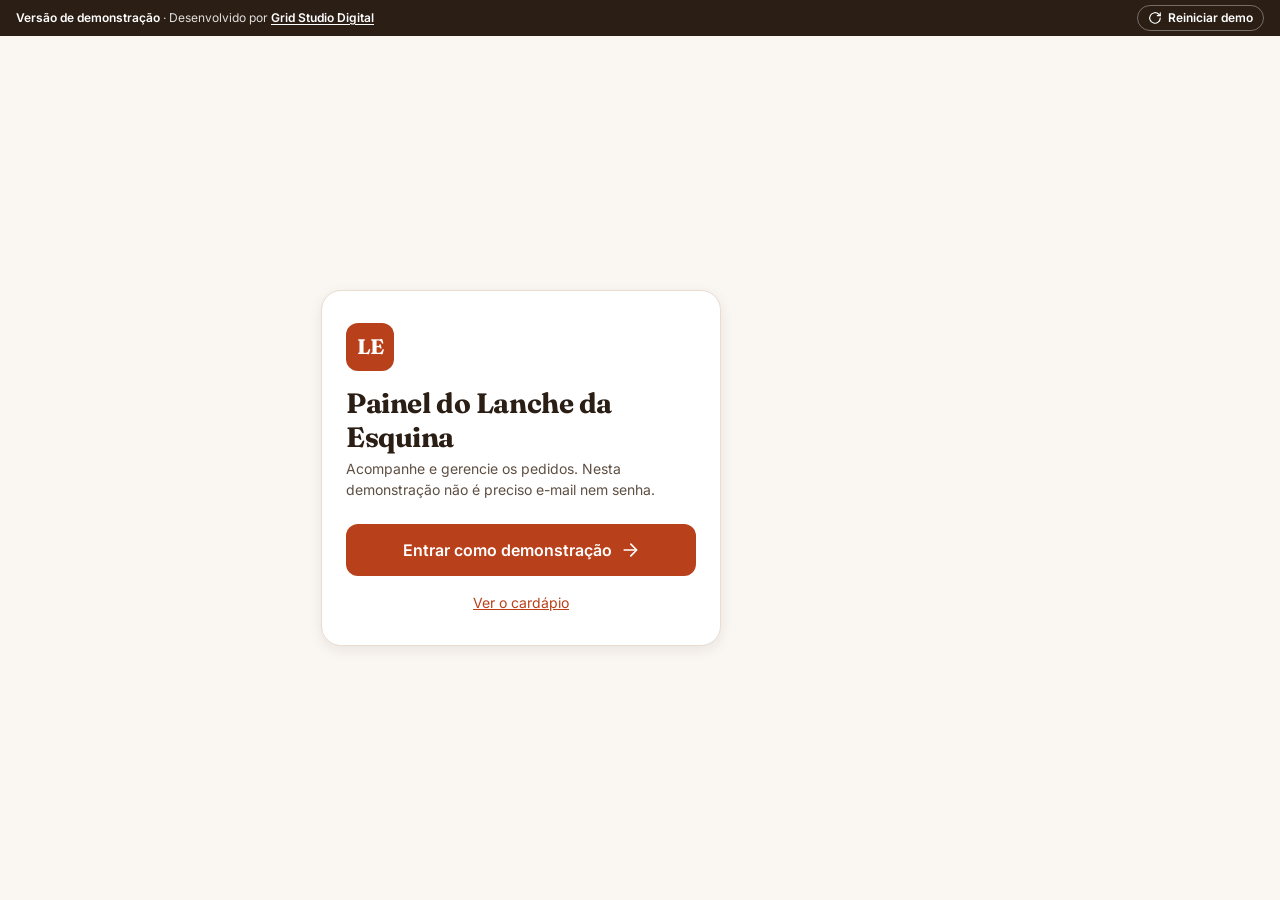
<file: login.html>
<!doctype html>
<html lang="pt-BR">
<head>
  <meta charset="utf-8">
  <meta name="viewport" content="width=device-width, initial-scale=1">
  <meta name="theme-color" content="#faf6f1">
  <meta name="robots" content="noindex">
  <meta property="og:type" content="website">
  <meta property="og:title" content="Sistema de Pedidos para Lanchonete (demo)">
  <meta property="og:description" content="Cardápio online, Kanban de pedidos, dashboard de vendas e fechamento de caixa. Demo interativa que roda no navegador.">
  <meta property="og:url" content="https://gustavo-pereiraa.github.io/demo-lanchonete/login">
  <meta property="og:image" content="https://gustavo-pereiraa.github.io/demo-lanchonete/docs/og.png">
  <meta property="og:image:width" content="1200">
  <meta property="og:image:height" content="627">
  <meta name="twitter:card" content="summary_large_image">
  <title>Acesso ao painel | Lanche da Esquina</title>
  <link rel="preconnect" href="https://fonts.googleapis.com">
  <link rel="preconnect" href="https://fonts.gstatic.com" crossorigin>
  <link href="https://fonts.googleapis.com/css2?family=Fraunces:opsz,wght@9..144,600;9..144,700&family=Inter:wght@400;500;600;700&display=swap" rel="stylesheet">
  <link rel="icon" href="favicon.svg" type="image/svg+xml">
  <link rel="stylesheet" href="css/style.css">
  <link rel="stylesheet" href="css/demo.css">
</head>
<body class="login-page">
<svg xmlns="http://www.w3.org/2000/svg" class="icon-sprite" aria-hidden="true" focusable="false">
  <defs>
    <symbol id="i-bag" viewBox="0 0 24 24"><path d="M6 2 3 6v14a2 2 0 0 0 2 2h14a2 2 0 0 0 2-2V6l-3-4Z"/><path d="M3 6h18"/><path d="M16 10a4 4 0 0 1-8 0"/></symbol>
    <symbol id="i-plus" viewBox="0 0 24 24"><path d="M12 5v14M5 12h14"/></symbol>
    <symbol id="i-minus" viewBox="0 0 24 24"><path d="M5 12h14"/></symbol>
    <symbol id="i-trash" viewBox="0 0 24 24"><path d="M3 6h18"/><path d="m19 6-1 14a2 2 0 0 1-2 2H8a2 2 0 0 1-2-2L5 6"/><path d="M8 6V4a2 2 0 0 1 2-2h4a2 2 0 0 1 2 2v2"/></symbol>
    <symbol id="i-x" viewBox="0 0 24 24"><path d="M18 6 6 18M6 6l12 12"/></symbol>
    <symbol id="i-arrow-right" viewBox="0 0 24 24"><path d="M5 12h14"/><path d="m13 5 7 7-7 7"/></symbol>
    <symbol id="i-chevron-right" viewBox="0 0 24 24"><path d="m9 6 6 6-6 6"/></symbol>
    <symbol id="i-check" viewBox="0 0 24 24"><path d="M20 6 9 17l-5-5"/></symbol>
    <symbol id="i-pin" viewBox="0 0 24 24"><path d="M12 22s-7-6.6-7-12a7 7 0 0 1 14 0c0 5.4-7 12-7 12Z"/><circle cx="12" cy="10" r="2.5"/></symbol>
    <symbol id="i-store" viewBox="0 0 24 24"><path d="m3 9 1.6-5h14.8L21 9"/><path d="M4 9v11h16V9"/><path d="M3 9h18"/><path d="M9.5 20v-5h5v5"/></symbol>
    <symbol id="i-pix" viewBox="0 0 24 24"><path d="m12 3 9 9-9 9-9-9Z"/><path d="m8 12 4-4 4 4-4 4Z"/></symbol>
    <symbol id="i-cash" viewBox="0 0 24 24"><rect x="2" y="6" width="20" height="12" rx="2"/><circle cx="12" cy="12" r="2.5"/><path d="M6 12h.01M18 12h.01"/></symbol>
    <symbol id="i-card" viewBox="0 0 24 24"><rect x="2" y="5" width="20" height="14" rx="2"/><path d="M2 10h20M6 15h4"/></symbol>
    <symbol id="i-dots" viewBox="0 0 24 24"><path d="M6 12h.01M12 12h.01M18 12h.01"/></symbol>
    <symbol id="i-clock" viewBox="0 0 24 24"><circle cx="12" cy="12" r="9"/><path d="M12 7v5l3 2"/></symbol>
    <symbol id="i-alert" viewBox="0 0 24 24"><circle cx="12" cy="12" r="9"/><path d="M12 8v5M12 16h.01"/></symbol>
    <symbol id="i-refresh" viewBox="0 0 24 24"><path d="M21 12a9 9 0 1 1-2.6-6.4L21 8"/><path d="M21 3v5h-5"/></symbol>
    <symbol id="i-logout" viewBox="0 0 24 24"><path d="M9 21H5a2 2 0 0 1-2-2V5a2 2 0 0 1 2-2h4"/><path d="m16 17 5-5-5-5"/><path d="M21 12H9"/></symbol>
    <symbol id="i-printer" viewBox="0 0 24 24"><path d="M6 9V2h12v7"/><path d="M6 18H4a2 2 0 0 1-2-2v-5a2 2 0 0 1 2-2h16a2 2 0 0 1 2 2v5a2 2 0 0 1-2 2h-2"/><path d="M6 14h12v8H6z"/></symbol>
    <symbol id="i-download" viewBox="0 0 24 24"><path d="M12 3v12"/><path d="m7 10 5 5 5-5"/><path d="M5 21h14"/></symbol>
    <symbol id="i-bell" viewBox="0 0 24 24"><path d="M6 8a6 6 0 0 1 12 0c0 7 3 9 3 9H3s3-2 3-9"/><path d="M10.3 21a1.94 1.94 0 0 0 3.4 0"/></symbol>
    <symbol id="i-search" viewBox="0 0 24 24"><circle cx="11" cy="11" r="7"/><path d="m20 20-3.5-3.5"/></symbol>
    <symbol id="i-orders" viewBox="0 0 24 24"><rect x="8" y="2" width="8" height="4" rx="1"/><path d="M16 4h2a2 2 0 0 1 2 2v14a2 2 0 0 1-2 2H6a2 2 0 0 1-2-2V6a2 2 0 0 1 2-2h2"/><path d="M8 11h8M8 15h5"/></symbol>
    <symbol id="i-chart" viewBox="0 0 24 24"><path d="M3 3v18h18"/><path d="M8 16v-5M13 16V8M18 16v-3"/></symbol>
    <symbol id="i-receipt" viewBox="0 0 24 24"><path d="M5 2v20l2.5-1.5L10 22l2-1.5 2 1.5 2.5-1.5L19 22V2l-2.5 1.5L14 2l-2 1.5L10 2 7.5 3.5Z"/><path d="M9 8h6M9 12h6M9 16h3"/></symbol>
    <symbol id="i-tag" viewBox="0 0 24 24"><path d="M20.6 13.4 13.4 20.6a2 2 0 0 1-2.8 0L3 13V3h10l7.6 7.6a2 2 0 0 1 0 2.8Z"/><path d="M7.5 7.5h.01"/></symbol>
    <symbol id="i-users" viewBox="0 0 24 24"><path d="M16 21v-2a4 4 0 0 0-4-4H6a4 4 0 0 0-4 4v2"/><circle cx="9" cy="7" r="4"/><path d="M22 21v-2a4 4 0 0 0-3-3.9M16 3.1a4 4 0 0 1 0 7.8"/></symbol>
    <symbol id="i-history" viewBox="0 0 24 24"><path d="M3 12a9 9 0 1 0 2.6-6.4L3 8"/><path d="M3 3v5h5"/><path d="M12 7v5l3.5 2"/></symbol>
    <symbol id="i-edit" viewBox="0 0 24 24"><path d="M12 20h9"/><path d="M16.5 3.5a2.1 2.1 0 0 1 3 3L7 19l-4 1 1-4Z"/></symbol>
    <symbol id="i-power" viewBox="0 0 24 24"><path d="M12 2v10"/><path d="M18.4 6.6a9 9 0 1 1-12.8 0"/></symbol>
    <symbol id="i-wifi-off" viewBox="0 0 24 24"><path d="m2 2 20 20"/><path d="M8.5 16.5a5 5 0 0 1 7 0M5 12.9a10 10 0 0 1 5.2-2.8M19 12.9a10 10 0 0 0-2.2-1.6M2 8.8a15 15 0 0 1 4.2-2.6M22 8.8A15 15 0 0 0 11 5M12 20h.01"/></symbol>
    <symbol id="i-settings" viewBox="0 0 24 24"><path d="M4 21v-7M4 10V3M12 21v-9M12 8V3M20 21v-5M20 12V3"/><path d="M1 14h6M9 8h6M17 16h6"/></symbol>
    <symbol id="i-moon" viewBox="0 0 24 24"><path d="M21 12.8A9 9 0 1 1 11.2 3a7 7 0 0 0 9.8 9.8Z"/></symbol>
    <symbol id="i-eye" viewBox="0 0 24 24"><path d="M2 12s3.5-7 10-7 10 7 10 7-3.5 7-10 7S2 12 2 12Z"/><circle cx="12" cy="12" r="3"/></symbol>
    <symbol id="i-eye-off" viewBox="0 0 24 24"><path d="M9.9 4.2A10 10 0 0 1 12 4c6.5 0 10 8 10 8a17 17 0 0 1-2.4 3.4M6.6 6.6A17 17 0 0 0 2 12s3.5 7 10 7a9.7 9.7 0 0 0 5.4-1.6"/><path d="M9.9 9.9a3 3 0 0 0 4.2 4.2"/><path d="m2 2 20 20"/></symbol>
  </defs>
</svg>
<div class="demo-bar" id="demoBar" role="region" aria-label="Aviso de demonstração">
  <p class="demo-bar__text"><strong>Versão de demonstração</strong> · Desenvolvido por <a href="https://gridstudio.com.br" target="_blank" rel="noopener">Grid Studio Digital</a></p>
  <button class="demo-bar__reset" id="demoReset" type="button"><svg class="icon" aria-hidden="true"><use href="#i-refresh"></use></svg>Reiniciar demo</button>
</div>
<main>
  <div class="login-card" aria-labelledby="loginTitle">
    <span class="brand-mark" aria-hidden="true">LE</span>
    <div>
      <h1 id="loginTitle">Painel do Lanche da Esquina</h1>
      <p class="login-sub">Acompanhe e gerencie os pedidos. Nesta demonstração não é preciso e-mail nem senha.</p>
    </div>
    <a class="btn btn--primary btn--block btn--lg" href="admin">Entrar como demonstração <svg class="icon" aria-hidden="true"><use href="#i-arrow-right"></use></svg></a>
    <p class="login-foot"><a href="./">Ver o cardápio</a></p>
  </div>
</main>
<script src="js/mock-api.js"></script>
<script src="js/demo-bar.js"></script>
</body>
</html>
</file>
<file: css/style.css>
/* =====================================================================
   Lanche da Esquina — sistema visual
   1. Tokens            5. Cardápio (cliente)
   2. Base              6. Painel administrativo
   3. Utilitários       7. Login
   4. Componentes       8. Impressão / movimento reduzido
   ===================================================================== */

/* 1. Tokens ----------------------------------------------------------- */
:root {
  /* Marca: marrom tostado (texto), pimenta (ação), dourado de pastel (apoio) */
  --c-ink: #2b1e15;
  --c-ink-2: #5e4f43;
  --c-ink-3: #75665a;            /* menor contraste aceito: 4.8:1 sobre o fundo */
  --c-primary: #b8401a;
  --c-primary-hover: #9c3514;
  --c-primary-active: #842c10;
  --c-primary-soft: #fbeee7;
  --c-primary-line: #f1cbb8;
  --c-gold: #e3a13a;
  --c-gold-soft: #fdf4e1;
  --c-gold-ink: #7a5208;

  --c-bg: #faf6f1;
  --c-surface: #ffffff;
  --c-surface-2: #f5eee6;
  --c-surface-3: #efe6db;
  --c-border: #e8ddd0;
  --c-border-strong: #d4c4b1;

  --c-success: #1e7a4c;
  --c-success-soft: #e4f3ea;
  --c-danger: #b42318;
  --c-danger-soft: #fdecea;
  --c-danger-line: #f5c2bc;
  --c-warning: #8a5a00;
  --c-warning-soft: #fff3d6;
  --c-info: #1d4ed8;
  --c-info-soft: #e8effd;
  --c-overlay: rgba(31, 21, 14, 0.55);

  /* Tipografia */
  --font-sans: "Inter", ui-sans-serif, system-ui, -apple-system, "Segoe UI", Roboto, sans-serif;
  --font-display: "Fraunces", Georgia, "Times New Roman", serif;
  --fs-xs: 0.75rem;   /* 12 */
  --fs-sm: 0.875rem;  /* 14 */
  --fs-md: 1rem;      /* 16 */
  --fs-lg: 1.125rem;  /* 18 */
  --fs-xl: 1.375rem;  /* 22 */
  --fs-2xl: 1.75rem;  /* 28 */
  --fs-3xl: 2.125rem; /* 34 */
  --lh-tight: 1.2;
  --lh-base: 1.5;

  /* Espaçamento (base 4px) */
  --sp-1: 4px;
  --sp-2: 8px;
  --sp-3: 12px;
  --sp-4: 16px;
  --sp-5: 20px;
  --sp-6: 24px;
  --sp-8: 32px;
  --sp-10: 40px;
  --sp-12: 48px;

  /* Raios */
  --r-sm: 8px;
  --r-md: 12px;
  --r-lg: 16px;
  --r-xl: 20px;
  --r-pill: 999px;

  /* Elevação */
  --sh-1: 0 1px 2px rgba(43, 30, 21, 0.06);
  --sh-2: 0 4px 14px rgba(43, 30, 21, 0.08);
  --sh-3: 0 18px 50px rgba(43, 30, 21, 0.18);
  --ring: 0 0 0 3px rgba(184, 64, 26, 0.28);

  /* Movimento */
  --t-fast: 120ms ease;
  --t-base: 180ms cubic-bezier(0.22, 1, 0.36, 1);

  /* Layout */
  --header-h: 60px;
  --tap: 44px;
  --safe-b: env(safe-area-inset-bottom, 0px);
}

/* 2. Base ------------------------------------------------------------- */
*,
*::before,
*::after { box-sizing: border-box; }
html { -webkit-text-size-adjust: 100%; text-size-adjust: 100%; }
body {
  margin: 0;
  font-family: var(--font-sans);
  font-size: var(--fs-md);
  line-height: var(--lh-base);
  color: var(--c-ink);
  background: var(--c-bg);
  -webkit-font-smoothing: antialiased;
  overflow-x: hidden;
}
h1, h2, h3, h4 { margin: 0; line-height: var(--lh-tight); }
h1, h2 { font-family: var(--font-display); font-weight: 700; letter-spacing: -0.015em; }
p { margin: 0; }
img { max-width: 100%; display: block; }
button, input, select, textarea { font: inherit; color: inherit; }
button { cursor: pointer; }
button:disabled { cursor: not-allowed; }
a { color: var(--c-primary); }
[hidden] { display: none !important; }
:focus-visible { outline: 3px solid var(--c-primary); outline-offset: 2px; }
::selection { background: var(--c-primary-soft); }
body.is-locked { overflow: hidden; }

/* 3. Utilitários ------------------------------------------------------ */
.sr-only {
  position: absolute; width: 1px; height: 1px; padding: 0; margin: -1px;
  overflow: hidden; clip: rect(0 0 0 0); white-space: nowrap; border: 0;
}
.hidden { display: none !important; } /* utilitário usado pelo JS para esconder abas/seções */
.icon-sprite { position: absolute; width: 0; height: 0; overflow: hidden; }
.icon {
  width: 20px; height: 20px; flex: none;
  fill: none; stroke: currentColor; stroke-width: 2; stroke-linecap: round; stroke-linejoin: round;
}
.icon--sm { width: 16px; height: 16px; }
.icon--lg { width: 28px; height: 28px; }
.skip-link {
  position: absolute; left: var(--sp-4); top: -60px; z-index: 100;
  background: var(--c-ink); color: #fff; padding: var(--sp-2) var(--sp-4); border-radius: var(--r-sm);
}
.skip-link:focus { top: var(--sp-2); }
.eyebrow {
  display: block; font-size: var(--fs-xs); font-weight: 700; letter-spacing: 0.08em;
  text-transform: uppercase; color: var(--c-ink-3);
}
.muted { color: var(--c-ink-3); }

/* 4. Componentes ------------------------------------------------------ */

/* Botões */
.btn {
  display: inline-flex; align-items: center; justify-content: center; gap: var(--sp-2);
  min-height: var(--tap); padding: 0 var(--sp-4);
  border: 1px solid transparent; border-radius: var(--r-md);
  font-size: var(--fs-sm); font-weight: 600; line-height: 1.2; text-decoration: none; white-space: nowrap;
  transition: background-color var(--t-fast), border-color var(--t-fast), color var(--t-fast), transform var(--t-fast), box-shadow var(--t-fast);
}
.btn:active:not(:disabled) { transform: translateY(1px); }
.btn:disabled { opacity: 0.55; }
.btn.primary, .btn--primary { background: var(--c-primary); color: #fff; }
.btn.primary:hover:not(:disabled), .btn--primary:hover:not(:disabled) { background: var(--c-primary-hover); }
.btn.primary:active:not(:disabled), .btn--primary:active:not(:disabled) { background: var(--c-primary-active); }
.btn.ghost, .btn--ghost { background: var(--c-surface); border-color: var(--c-border-strong); color: var(--c-ink); }
.btn.ghost:hover:not(:disabled), .btn--ghost:hover:not(:disabled) { background: var(--c-surface-2); border-color: var(--c-ink-3); }
.btn--danger { background: var(--c-surface); border-color: var(--c-danger-line); color: var(--c-danger); }
.btn--danger:hover:not(:disabled) { background: var(--c-danger-soft); }
.btn--quiet { background: transparent; color: var(--c-ink-2); }
.btn--quiet:hover:not(:disabled) { background: var(--c-surface-2); color: var(--c-ink); }
.btn.full, .btn--block { width: 100%; }
.btn--lg { min-height: 52px; font-size: var(--fs-md); border-radius: var(--r-md); }
.btn--sm { min-height: 36px; padding: 0 var(--sp-3); font-size: var(--fs-sm); }
.btn[aria-busy="true"] { cursor: progress; }

.icon-btn {
  display: inline-grid; place-items: center; flex: none;
  width: var(--tap); height: var(--tap); padding: 0;
  border: 0; border-radius: var(--r-md); background: transparent; color: var(--c-ink-2);
  transition: background-color var(--t-fast), color var(--t-fast);
}
.icon-btn:hover { background: var(--c-surface-2); color: var(--c-ink); }

.link-btn {
  min-height: var(--tap); padding: 0 var(--sp-2); border: 0; background: none;
  color: var(--c-ink-3); font-size: var(--fs-sm); font-weight: 600; text-decoration: underline; text-underline-offset: 3px;
}
.link-btn:hover { color: var(--c-danger); }

.spinner {
  width: 18px; height: 18px; border-radius: 50%; flex: none;
  border: 2.5px solid currentColor; border-right-color: transparent;
  animation: spin 0.7s linear infinite;
}

/* Campos */
.field { display: grid; gap: 6px; }
.field > label, .field-label { font-size: var(--fs-sm); font-weight: 600; color: var(--c-ink); }
.req { color: var(--c-primary); }
.optional { font-weight: 400; color: var(--c-ink-3); }
.input,
.field input, .field select, .field textarea,
.modal input:not([type="radio"]):not([type="checkbox"]), .modal select, .modal textarea {
  width: 100%; min-height: var(--tap);
  padding: 10px 12px;
  border: 1px solid var(--c-border-strong); border-radius: var(--r-md);
  background: var(--c-surface); color: var(--c-ink);
  font-size: var(--fs-md); /* 16px evita zoom automático no iOS */
  transition: border-color var(--t-fast), box-shadow var(--t-fast);
}
.field textarea, .modal textarea { min-height: 88px; resize: vertical; line-height: var(--lh-base); }
.input:hover, .field input:hover, .field select:hover, .field textarea:hover { border-color: var(--c-ink-3); }
.input:focus, .field input:focus, .field select:focus, .field textarea:focus,
.modal input:focus, .modal select:focus, .modal textarea:focus {
  outline: none; border-color: var(--c-primary); box-shadow: var(--ring);
}
.field input[aria-invalid="true"], .field textarea[aria-invalid="true"] { border-color: var(--c-danger); }
.field input[aria-invalid="true"]:focus { box-shadow: 0 0 0 3px rgba(180, 35, 24, 0.22); }
.field-error { display: flex; gap: 6px; align-items: center; color: var(--c-danger); font-size: var(--fs-sm); font-weight: 500; }
.field-error:empty { display: none; }
.field-hint { font-size: var(--fs-sm); color: var(--c-ink-3); }
.form-grid { display: grid; grid-template-columns: 1fr; gap: var(--sp-4); }
select { appearance: none; -webkit-appearance: none;
  background-image: linear-gradient(45deg, transparent 50%, var(--c-ink-2) 50%), linear-gradient(135deg, var(--c-ink-2) 50%, transparent 50%);
  background-position: calc(100% - 18px) 50%, calc(100% - 13px) 50%;
  background-size: 5px 5px; background-repeat: no-repeat; }
select.input, .field select, .modal select { padding-right: 36px; }

/* Escolhas (radio em formato de cartão) */
.choice-group { display: grid; gap: var(--sp-2); border: 0; margin: 0; padding: 0; min-width: 0; }
.choice-group--2 { grid-template-columns: 1fr 1fr; }
.choice-group--4 { grid-template-columns: 1fr 1fr; }
.choice { position: relative; display: block; min-width: 0; }
.choice input { position: absolute; opacity: 0; inset: 0; margin: 0; cursor: pointer; }
.choice__box {
  display: flex; align-items: center; gap: var(--sp-3);
  min-height: 56px; height: 100%; padding: var(--sp-3);
  border: 1.5px solid var(--c-border-strong); border-radius: var(--r-md); background: var(--c-surface);
  transition: border-color var(--t-fast), background-color var(--t-fast), box-shadow var(--t-fast);
}
.choice__box .icon { color: var(--c-ink-3); }
.choice__text { display: grid; min-width: 0; }
.choice__text strong { font-size: var(--fs-sm); font-weight: 600; }
.choice__text small { font-size: var(--fs-xs); color: var(--c-ink-3); }
.choice:hover .choice__box { border-color: var(--c-ink-3); }
.choice input:checked + .choice__box { border-color: var(--c-primary); background: var(--c-primary-soft); box-shadow: inset 0 0 0 1px var(--c-primary); }
.choice input:checked + .choice__box .icon { color: var(--c-primary); }
.choice input:focus-visible + .choice__box { outline: 3px solid var(--c-primary); outline-offset: 2px; }

/* Stepper de quantidade */
.stepper {
  display: inline-flex; align-items: center; gap: 2px;
  border: 1px solid var(--c-border-strong); border-radius: var(--r-pill); background: var(--c-surface);
}
.stepper__btn {
  display: grid; place-items: center; width: var(--tap); height: 40px;
  border: 0; border-radius: var(--r-pill); background: transparent; color: var(--c-primary);
  transition: background-color var(--t-fast);
}
.stepper__btn:hover { background: var(--c-primary-soft); }
.stepper__value { min-width: 24px; text-align: center; font-weight: 700; font-size: var(--fs-md); font-variant-numeric: tabular-nums; }

/* Chips / pílulas */
.chip {
  display: inline-flex; align-items: center; gap: 6px; min-height: 40px; padding: 0 var(--sp-4);
  border: 1px solid var(--c-border-strong); border-radius: var(--r-pill); background: var(--c-surface);
  font-size: var(--fs-sm); font-weight: 600; color: var(--c-ink-2); white-space: nowrap; text-decoration: none;
  transition: background-color var(--t-fast), border-color var(--t-fast), color var(--t-fast);
}
.chip:hover { border-color: var(--c-ink-3); color: var(--c-ink); }
.chip.active, .chip[aria-current="true"], .chip[aria-pressed="true"] { background: var(--c-ink); border-color: var(--c-ink); color: #fff; }

.status-pill, .channel-pill {
  display: inline-flex; align-items: center; gap: 4px; padding: 2px 8px;
  border-radius: var(--r-pill); font-size: var(--fs-xs); font-weight: 600; line-height: 1.5; white-space: nowrap;
}
.status-novo { background: var(--c-gold-soft); color: var(--c-gold-ink); }
.status-preparacao { background: var(--c-primary-soft); color: var(--c-primary-active); }
.status-pronto { background: var(--c-success-soft); color: var(--c-success); }
.status-entrega { background: var(--c-info-soft); color: var(--c-info); }
.status-finalizado { background: var(--c-surface-3); color: var(--c-ink-2); }
.status-cancelado { background: var(--c-surface-2); color: var(--c-ink-3); text-decoration: line-through; }
.channel-pill { background: var(--c-surface-2); color: var(--c-ink-2); }
.channel-pill.presencial { background: var(--c-info-soft); color: var(--c-info); }

/* Overlay, modais e painéis */
.overlay {
  display: none; position: fixed; inset: 0; z-index: 30; background: var(--c-overlay);
}
.overlay.open { display: block; animation: fadeIn var(--t-base) both; }
.modal {
  display: none; position: fixed; z-index: 40;
  left: 0; right: 0; bottom: 0;
  max-height: calc(100vh - 16px); max-height: calc(100dvh - 16px);
  overflow: auto; overscroll-behavior: contain;
  background: var(--c-surface); border-radius: var(--r-xl) var(--r-xl) 0 0;
  padding: var(--sp-5) var(--sp-4) calc(var(--sp-5) + var(--safe-b));
  box-shadow: var(--sh-3);
}
.modal.open { display: block; animation: sheetUp var(--t-base) both; }
.modal:focus { outline: none; }
.modal-head {
  display: flex; align-items: flex-start; justify-content: space-between; gap: var(--sp-3);
  margin-bottom: var(--sp-4);
}
.modal-head h2 { font-size: var(--fs-xl); }
.modal-head p { color: var(--c-ink-3); font-size: var(--fs-sm); margin-top: 2px; }
.modal-head .icon-btn { margin: -8px -8px 0 0; }
.modal form { display: grid; gap: var(--sp-4); }

/* Toast */
.toast {
  position: fixed; z-index: 70; left: 50%; bottom: calc(var(--sp-4) + var(--safe-b));
  transform: translateX(-50%);
  display: none; align-items: center; gap: var(--sp-2);
  width: max-content; max-width: calc(100% - 32px);
  padding: var(--sp-3) var(--sp-4); border-radius: var(--r-md);
  background: var(--c-ink); color: #fff; font-size: var(--fs-sm); font-weight: 500; box-shadow: var(--sh-3);
}
.toast.show { display: flex; animation: toastIn var(--t-base) both; }
.toast.is-error { background: var(--c-danger); }
.toast.is-success .icon { color: #9fe0bb; }

/* Alertas */
.alert, .form-alert {
  display: flex; gap: var(--sp-3); align-items: flex-start;
  padding: var(--sp-3) var(--sp-4); border-radius: var(--r-md);
  background: var(--c-danger-soft); border: 1px solid var(--c-danger-line); color: var(--c-danger);
  font-size: var(--fs-sm); font-weight: 500; line-height: 1.45;
}
.alert .icon, .form-alert .icon { margin-top: 1px; }

/* Estados vazios e carregamento */
.empty-state, .empty-data {
  display: grid; justify-items: center; gap: var(--sp-2);
  padding: var(--sp-8) var(--sp-5); text-align: center;
  color: var(--c-ink-3); font-size: var(--fs-sm);
}
.empty-state .icon { width: 32px; height: 32px; color: var(--c-border-strong); }
.empty-state strong { color: var(--c-ink); font-size: var(--fs-md); }
.skeleton {
  border-radius: var(--r-lg);
  background: linear-gradient(90deg, var(--c-surface-2) 25%, var(--c-surface-3) 45%, var(--c-surface-2) 65%);
  background-size: 400% 100%; animation: shimmer 1.4s ease infinite;
}

/* 5. Cardápio (cliente) ---------------------------------------------- */
.store-header {
  position: sticky; top: 0; z-index: 20;
  height: var(--header-h);
  background: var(--c-surface); border-bottom: 1px solid var(--c-border);
}
.store-header__inner {
  height: 100%; max-width: 1200px; margin: 0 auto; padding: 0 var(--sp-4);
  display: flex; align-items: center; justify-content: space-between; gap: var(--sp-3);
}
.brand { display: flex; align-items: center; gap: var(--sp-3); min-width: 0; min-height: var(--tap); color: inherit; text-decoration: none; }
.brand-mark {
  display: grid; place-items: center; flex: none;
  width: 38px; height: 38px; border-radius: var(--r-md);
  background: var(--c-primary); color: #fff;
  font-family: var(--font-display); font-weight: 700; font-size: 17px; letter-spacing: -0.04em;
}
.brand-text { display: grid; min-width: 0; }
.brand-text strong { font-family: var(--font-display); font-size: var(--fs-lg); font-weight: 700; line-height: 1.15; white-space: nowrap; overflow: hidden; text-overflow: ellipsis; }
.brand-text span { font-size: var(--fs-xs); color: var(--c-ink-3); white-space: nowrap; overflow: hidden; text-overflow: ellipsis; }

.cart-button {
  position: relative; display: inline-flex; align-items: center; gap: var(--sp-2);
  min-height: var(--tap); padding: 0 var(--sp-3);
  border: 1px solid var(--c-border-strong); border-radius: var(--r-md); background: var(--c-surface);
  font-size: var(--fs-sm); font-weight: 600;
  transition: background-color var(--t-fast), border-color var(--t-fast);
}
.cart-button:hover { background: var(--c-surface-2); }
.cart-button b {
  min-width: 22px; height: 22px; padding: 0 6px; border-radius: var(--r-pill);
  display: grid; place-items: center; background: var(--c-primary); color: #fff; font-size: var(--fs-xs);
}
.cart-button b.is-empty { background: var(--c-surface-3); color: var(--c-ink-2); }
.cart-button__label { display: none; }

.customer-shell { max-width: 1200px; margin: 0 auto; padding: 0 var(--sp-4) var(--sp-10); }
.store-intro { padding: var(--sp-5) 0 var(--sp-3); }
.store-intro h1 { font-size: var(--fs-xl); max-width: 22ch; }
.intro-facts { list-style: none; display: flex; flex-wrap: wrap; gap: var(--sp-2) var(--sp-4); margin: var(--sp-3) 0 0; padding: 0; }
.intro-facts li { display: inline-flex; align-items: center; gap: 6px; font-size: var(--fs-sm); color: var(--c-ink-2); }
.intro-facts .icon { color: var(--c-primary); }

.category-nav {
  position: sticky; top: var(--header-h); z-index: 15;
  margin: 0 calc(var(--sp-4) * -1); padding: 0 var(--sp-4);
  background: var(--c-bg); border-bottom: 1px solid transparent;
  transition: border-color var(--t-fast), box-shadow var(--t-fast);
}
.category-nav.is-stuck { border-bottom-color: var(--c-border); box-shadow: 0 6px 12px -10px rgba(43, 30, 21, 0.25); }
.category-tabs {
  display: flex; gap: var(--sp-2); overflow-x: auto; padding: var(--sp-3) 0;
  scrollbar-width: none; scroll-padding-inline: var(--sp-4);
}
.category-tabs::-webkit-scrollbar { display: none; }

.customer-content { display: grid; grid-template-columns: minmax(0, 1fr); gap: var(--sp-6); }
.menu-category { padding-top: var(--sp-5); scroll-margin-top: calc(var(--header-h) + 64px); }
.menu-category__head { display: flex; align-items: baseline; justify-content: space-between; gap: var(--sp-3); margin-bottom: var(--sp-3); }
.menu-category__head h2 { font-size: var(--fs-xl); }
.menu-category__head span { font-size: var(--fs-sm); color: var(--c-ink-3); white-space: nowrap; }
.menu-subhead {
  display: flex; align-items: baseline; justify-content: space-between; flex-wrap: wrap; gap: 2px var(--sp-3);
  margin: var(--sp-6) 0 var(--sp-3); padding-top: var(--sp-4); border-top: 1px dashed var(--c-border-strong);
}
.menu-subhead h3 { font-family: var(--font-display); font-size: var(--fs-lg); font-weight: 700; }
.menu-subhead p { font-size: var(--fs-sm); color: var(--c-ink-3); }

.product-grid { display: grid; grid-template-columns: minmax(0, 1fr); gap: var(--sp-3); }
.product-card {
  display: flex; gap: var(--sp-3);
  padding: var(--sp-4); border: 1px solid var(--c-border); border-radius: var(--r-lg);
  background: var(--c-surface); box-shadow: var(--sh-1);
  transition: border-color var(--t-fast), box-shadow var(--t-fast);
}
.product-card:hover { border-color: var(--c-border-strong); box-shadow: var(--sh-2); }
.product-card.in-cart { border-color: var(--c-primary-line); }
.product-card__img { width: 88px; height: 88px; flex: none; object-fit: cover; border-radius: var(--r-md); background: var(--c-surface-2); }
.product-card__body { display: flex; flex-direction: column; flex: 1; min-width: 0; }
.product-card__name { font-size: var(--fs-md); font-weight: 650; overflow-wrap: anywhere; }
.product-card__desc {
  margin-top: var(--sp-1); color: var(--c-ink-2); font-size: var(--fs-sm); line-height: 1.45;
  display: -webkit-box; -webkit-line-clamp: 3; -webkit-box-orient: vertical; overflow: hidden;
}
.product-card__foot { display: flex; align-items: center; justify-content: space-between; gap: var(--sp-3); margin-top: auto; padding-top: var(--sp-3); }
.price { font-size: var(--fs-lg); font-weight: 700; font-variant-numeric: tabular-nums; white-space: nowrap; }
.add-btn {
  display: inline-flex; align-items: center; gap: 6px;
  min-height: var(--tap); padding: 0 var(--sp-4) 0 var(--sp-3);
  border: 1.5px solid var(--c-primary); border-radius: var(--r-pill); background: var(--c-surface);
  color: var(--c-primary); font-size: var(--fs-sm); font-weight: 700;
  transition: background-color var(--t-fast), color var(--t-fast), transform var(--t-fast);
}
.add-btn:hover:not(:disabled) { background: var(--c-primary); color: #fff; }
.add-btn:active:not(:disabled) { transform: scale(0.97); }
.add-btn:disabled { border-color: var(--c-border-strong); color: var(--c-ink-3); background: var(--c-surface-2); }
.stepper__btn:disabled { color: var(--c-border-strong); background: transparent; }

/* Produto esgotado hoje: continua no lugar, atenuado e sem poder adicionar */
.sold-badge, .sold-pill {
  display: inline-flex; align-items: center; align-self: flex-start; gap: 4px;
  padding: 2px 8px; border-radius: var(--r-pill);
  background: var(--c-surface-3); color: var(--c-ink-2);
  font-size: var(--fs-xs); font-weight: 700; letter-spacing: 0.02em; white-space: nowrap;
}
.sold-badge { margin-top: var(--sp-1); }
.product-card.is-sold-out { background: var(--c-surface-2); box-shadow: none; }
.product-card.is-sold-out:hover { border-color: var(--c-border); box-shadow: none; }
.product-card.is-sold-out .product-card__name,
.product-card.is-sold-out .product-card__desc,
.product-card.is-sold-out .price,
.product-card.is-sold-out .product-card__img { opacity: 0.6; }
.product-card.is-sold-out .product-card__img { filter: grayscale(1); }
.cart-item.is-unavailable .cart-item__info strong, .cart-item.is-unavailable .cart-item__sub { color: var(--c-ink-3); text-decoration: line-through; }
.cart-item__warn { display: flex; gap: 6px; align-items: flex-start; margin-top: var(--sp-2); color: var(--c-danger); font-size: var(--fs-sm); font-weight: 600; }
.cart-item__warn .icon { margin-top: 2px; }
.form-alert__body { display: grid; justify-items: start; gap: var(--sp-2); min-width: 0; }

/* Aviso de loja fechada (topo do cardápio) */
.store-closed {
  display: flex; gap: var(--sp-3); align-items: flex-start;
  margin-top: var(--sp-4); padding: var(--sp-3) var(--sp-4);
  border: 1px solid #f2dca8; border-radius: var(--r-md); background: var(--c-warning-soft); color: var(--c-ink);
  font-size: var(--fs-sm); line-height: 1.45;
}
.store-closed .icon { margin-top: 1px; color: var(--c-warning); }
.store-closed > div { display: grid; gap: 2px; min-width: 0; }
.store-closed strong { font-size: var(--fs-md); }
.store-closed span { color: var(--c-ink-2); }
.store-closed .store-closed__msg { color: var(--c-ink); font-weight: 600; overflow-wrap: anywhere; }
.cart-note {
  display: flex; gap: var(--sp-2); align-items: flex-start; margin: 0 0 var(--sp-3); padding: var(--sp-2) var(--sp-3);
  border-radius: var(--r-sm); background: var(--c-warning-soft); color: var(--c-warning); font-size: var(--fs-sm); font-weight: 500;
}
.cart-note .icon { margin-top: 2px; }
.product-card .stepper { border-color: var(--c-primary-line); background: var(--c-primary-soft); }
.menu-skeleton .skeleton { height: 132px; }
.menu-skeleton .skeleton--title { height: 28px; width: 40%; margin: var(--sp-5) 0 var(--sp-3); border-radius: var(--r-sm); }

/* Carrinho: painel deslizante (celular) / lateral fixa (desktop) */
.cart-panel {
  position: fixed; z-index: 50; left: 0; right: 0; bottom: 0;
  display: flex; flex-direction: column;
  max-height: calc(100vh - 32px); max-height: calc(100dvh - 32px);
  background: var(--c-surface); border-radius: var(--r-xl) var(--r-xl) 0 0; box-shadow: var(--sh-3);
  transform: translateY(105%); visibility: hidden;
  transition: transform var(--t-base), visibility 0s linear 200ms;
}
.cart-panel.open { transform: none; visibility: visible; transition: transform var(--t-base), visibility 0s; }
.cart-head {
  display: flex; align-items: center; justify-content: space-between; gap: var(--sp-3);
  padding: var(--sp-4) var(--sp-4) var(--sp-3); border-bottom: 1px solid var(--c-border);
}
.cart-head h2 { font-size: var(--fs-xl); }
.cart-items { list-style: none; margin: 0; padding: 0 var(--sp-4); overflow-y: auto; overscroll-behavior: contain; flex: 1 1 auto; min-height: 0; }
.cart-item { padding: var(--sp-4) 0; border-bottom: 1px solid var(--c-border); }
.cart-item:last-child { border-bottom: 0; }
.cart-item__top { display: flex; justify-content: space-between; align-items: flex-start; gap: var(--sp-3); }
.cart-item__info { min-width: 0; }
.cart-item__info strong { display: block; font-size: var(--fs-md); font-weight: 600; overflow-wrap: anywhere; }
.cart-item__info small { display: block; color: var(--c-ink-3); font-size: var(--fs-sm); }
.cart-item__sub { font-variant-numeric: tabular-nums; white-space: nowrap; }
.cart-item__actions { display: flex; align-items: center; justify-content: space-between; gap: var(--sp-2); margin-top: var(--sp-3); }
.notes-input {
  width: 100%; min-height: 40px; margin-top: var(--sp-3); padding: 8px 12px;
  border: 1px solid var(--c-border); border-radius: var(--r-sm); background: var(--c-bg);
  font-size: var(--fs-md);
}
.notes-input:focus { outline: none; border-color: var(--c-primary); box-shadow: var(--ring); background: var(--c-surface); }
.cart-empty { display: grid; justify-items: center; gap: var(--sp-2); padding: var(--sp-10) var(--sp-4); text-align: center; color: var(--c-ink-3); font-size: var(--fs-sm); }
.cart-empty .icon { width: 36px; height: 36px; color: var(--c-border-strong); }
.cart-empty strong { color: var(--c-ink); font-size: var(--fs-md); }
.cart-footer { padding: var(--sp-4) var(--sp-4) calc(var(--sp-4) + var(--safe-b)); border-top: 1px solid var(--c-border); background: var(--c-surface); }
.summary-row { display: flex; justify-content: space-between; align-items: baseline; gap: var(--sp-3); font-variant-numeric: tabular-nums; }
.summary-row strong { font-size: var(--fs-lg); }
.hint { font-size: var(--fs-sm); color: var(--c-ink-3); margin: var(--sp-1) 0 var(--sp-3); }

/* Barra fixa do carrinho (celular/tablet) */
.cart-bar {
  position: fixed; z-index: 25; left: 0; right: 0; bottom: 0;
  padding: var(--sp-3) var(--sp-4) calc(var(--sp-3) + var(--safe-b));
  background: linear-gradient(to top, var(--c-bg) 70%, rgba(250, 246, 241, 0));
}
.cart-bar__btn {
  display: flex; align-items: center; gap: var(--sp-3); width: 100%; max-width: 560px; margin: 0 auto;
  min-height: 56px; padding: 0 var(--sp-4);
  border: 0; border-radius: var(--r-lg); background: var(--c-primary); color: #fff;
  font-size: var(--fs-md); font-weight: 600; box-shadow: var(--sh-2);
  transition: background-color var(--t-fast), transform var(--t-fast);
}
.cart-bar__btn:hover { background: var(--c-primary-hover); }
.cart-bar__btn:active { transform: translateY(1px); }
.cart-bar__count { min-width: 28px; height: 28px; padding: 0 8px; display: grid; place-items: center; border-radius: var(--r-pill); background: rgba(255, 255, 255, 0.2); font-size: var(--fs-sm); font-weight: 700; }
.cart-bar__label { flex: 1; text-align: left; }
.cart-bar__total { font-variant-numeric: tabular-nums; }
.cart-bar.bump .cart-bar__btn { animation: bump 260ms ease; }
body.has-cart-bar .customer-shell { padding-bottom: calc(96px + var(--safe-b)); }
body.has-cart-bar .toast { bottom: calc(88px + var(--safe-b)); }

/* Checkout */
.checkout-modal.open { display: flex; flex-direction: column; overflow: hidden; padding: 0; }
.checkout-modal .modal-head { padding: var(--sp-5) var(--sp-4) var(--sp-3); margin: 0; border-bottom: 1px solid var(--c-border); }
.checkout-modal form { display: flex; flex-direction: column; gap: 0; min-height: 0; flex: 1; }
.modal-body { overflow-y: auto; overscroll-behavior: contain; padding: var(--sp-4); display: grid; gap: var(--sp-5); min-height: 0; flex: 1 1 auto; }
.modal-foot { padding: var(--sp-3) var(--sp-4) calc(var(--sp-3) + var(--safe-b)); border-top: 1px solid var(--c-border); background: var(--c-surface); }
.form-block { display: grid; gap: var(--sp-3); margin: 0; padding: 0; border: 0; min-width: 0; }
.form-block > legend, .form-block__title {
  padding: 0; margin-bottom: var(--sp-3); font-family: var(--font-display); font-size: var(--fs-lg); font-weight: 700;
}
.checkout-summary { display: grid; gap: var(--sp-2); padding: var(--sp-4); border-radius: var(--r-md); background: var(--c-surface-2); font-size: var(--fs-sm); }
.checkout-summary ul { list-style: none; margin: 0 0 var(--sp-2); padding: 0 0 var(--sp-3); display: grid; gap: var(--sp-1); border-bottom: 1px solid var(--c-border-strong); }
.checkout-summary li { display: flex; justify-content: space-between; gap: var(--sp-3); color: var(--c-ink-2); }
.checkout-summary li span { min-width: 0; overflow-wrap: anywhere; }
.checkout-summary .summary-row--total { font-size: var(--fs-md); font-weight: 700; padding-top: var(--sp-2); border-top: 1px solid var(--c-border-strong); }
.checkout-summary .summary-row--total strong { font-size: var(--fs-xl); }
.privacy-note { font-size: var(--fs-sm); color: var(--c-ink-3); line-height: 1.5; }

/* Sucesso */
.success-modal { text-align: center; }
.success-modal.open { padding-top: var(--sp-8); }
.success-icon {
  width: 64px; height: 64px; margin: 0 auto var(--sp-4); border-radius: 50%;
  display: grid; place-items: center; background: var(--c-success-soft); color: var(--c-success);
}
.success-icon .icon { width: 32px; height: 32px; stroke-width: 2.5; }
.success-modal h2 { font-size: var(--fs-2xl); }
.success-number {
  display: inline-block; margin: var(--sp-4) 0 var(--sp-3); padding: var(--sp-2) var(--sp-4);
  border-radius: var(--r-md); background: var(--c-surface-2); font-size: var(--fs-sm); color: var(--c-ink-2);
}
.success-number strong { display: block; font-family: var(--font-display); font-size: var(--fs-2xl); color: var(--c-ink); font-variant-numeric: tabular-nums; }
.success-modal p#successText { color: var(--c-ink-2); max-width: 36ch; margin: 0 auto var(--sp-6); }

.success-actions { display: grid; gap: var(--sp-2); }

/* Atalho para pedido em andamento (topo do cardápio) */
.active-order {
  display: flex; align-items: center; gap: var(--sp-3);
  margin-top: var(--sp-4); padding: var(--sp-3) var(--sp-4); min-height: 56px;
  border: 1px solid #b5dcc5; border-radius: var(--r-md); background: var(--c-success-soft);
  color: var(--c-ink); text-decoration: none; font-size: var(--fs-sm);
  transition: border-color var(--t-fast), box-shadow var(--t-fast);
}
.active-order:hover { border-color: var(--c-success); box-shadow: var(--sh-1); }
.active-order > .icon { color: var(--c-success); }
.active-order > span:first-of-type { display: grid; flex: 1; min-width: 0; }
.active-order small { color: var(--c-ink-2); overflow-wrap: anywhere; }
.active-order__cta { display: inline-flex; align-items: center; gap: 2px; color: var(--c-success); font-weight: 700; white-space: nowrap; }

/* Página de acompanhamento */
.track-page { background: var(--c-bg); }
.track-shell { max-width: 640px; margin: 0 auto; padding: var(--sp-4) var(--sp-4) calc(var(--sp-10) + var(--safe-b)); display: grid; gap: var(--sp-3); }
.track-shell:focus { outline: none; }
.track-card { padding: var(--sp-5) var(--sp-4); border: 1px solid var(--c-border); border-radius: var(--r-lg); background: var(--c-surface); min-width: 0; }
.track-card__title { font-family: var(--font-sans); font-size: var(--fs-md); font-weight: 700; margin-bottom: var(--sp-4); }
.track-hero { border-top: 4px solid var(--c-gold); }
.track-hero[data-status="preparacao"] { border-top-color: var(--c-primary); }
.track-hero[data-status="pronto"], .track-hero[data-status="finalizado"] { border-top-color: var(--c-success); }
.track-hero[data-status="entrega"] { border-top-color: var(--c-info); }
.track-hero[data-status="cancelado"] { border-top-color: var(--c-danger); }
.track-hero h1 { margin-top: var(--sp-2); font-size: var(--fs-2xl); }
.track-hint { margin-top: var(--sp-2); color: var(--c-ink-2); }
.track-cancelled { display: flex; gap: var(--sp-3); align-items: flex-start; margin-top: var(--sp-4); padding: var(--sp-3) var(--sp-4); border: 1px solid var(--c-danger-line); border-radius: var(--r-md); background: var(--c-danger-soft); color: var(--c-danger); font-size: var(--fs-sm); font-weight: 500; }
.track-cancelled .icon { margin-top: 1px; }

.timeline { list-style: none; margin: 0; padding: 0; display: grid; }
.timeline-skeleton { height: 160px; }
.timeline__step { position: relative; display: flex; gap: var(--sp-3); padding-bottom: var(--sp-5); color: var(--c-ink-3); }
.timeline__step:last-child { padding-bottom: 0; }
.timeline__step:not(:last-child)::before { content: ""; position: absolute; left: 13px; top: 30px; bottom: 2px; width: 2px; border-radius: 2px; background: var(--c-border); }
.timeline__step.is-done:not(:last-child)::before { background: var(--c-success); }
.timeline__dot { display: grid; place-items: center; width: 28px; height: 28px; flex: none; border-radius: 50%; border: 2px solid var(--c-border-strong); background: var(--c-surface); color: #fff; }
.timeline__dot .icon { width: 14px; height: 14px; stroke-width: 3; }
.timeline__text { display: grid; padding-top: 3px; min-width: 0; }
.timeline__text strong { font-size: var(--fs-md); font-weight: 600; }
.timeline__text small { font-size: var(--fs-sm); color: var(--c-ink-3); font-variant-numeric: tabular-nums; }
.timeline__step.is-done { color: var(--c-ink-2); }
.timeline__step.is-done .timeline__dot { border-color: var(--c-success); background: var(--c-success); }
.timeline__step.is-current { color: var(--c-ink); }
.timeline__step.is-current .timeline__dot { border-color: var(--c-primary); background: var(--c-primary); box-shadow: 0 0 0 5px var(--c-primary-soft); }
.timeline__step.is-current .timeline__text strong { font-weight: 700; }
.timeline.is-cancelled .timeline__step:not(.is-cancel) { opacity: 0.55; }
.timeline__step.is-cancel { color: var(--c-danger); }
.timeline__step.is-cancel .timeline__dot { border-color: var(--c-danger); background: var(--c-danger); }

.track-facts { display: grid; grid-template-columns: minmax(0, 1fr) minmax(0, 1fr); gap: var(--sp-3) var(--sp-4); margin: 0 0 var(--sp-4); }
.track-facts dt { font-size: var(--fs-xs); font-weight: 600; letter-spacing: 0.04em; text-transform: uppercase; color: var(--c-ink-3); }
.track-facts dd { margin: 2px 0 0; font-size: var(--fs-sm); font-weight: 600; overflow-wrap: anywhere; }
.track-items { list-style: none; margin: 0; padding: var(--sp-3) 0; display: grid; gap: var(--sp-2); border-top: 1px solid var(--c-border); border-bottom: 1px solid var(--c-border); font-size: var(--fs-sm); }
.track-items li { display: flex; justify-content: space-between; gap: var(--sp-3); color: var(--c-ink-2); }
.track-items li span:first-child { min-width: 0; overflow-wrap: anywhere; }
.track-items li span:last-child { font-variant-numeric: tabular-nums; white-space: nowrap; }
.track-totals { display: grid; gap: var(--sp-1); padding-top: var(--sp-3); font-size: var(--fs-sm); }
.track-totals .summary-row--total { font-size: var(--fs-md); font-weight: 700; }
.track-totals .summary-row--total strong { font-size: var(--fs-xl); }
.track-foot { display: flex; flex-wrap: wrap; align-items: center; justify-content: space-between; gap: var(--sp-2); }
.track-updated { font-size: var(--fs-sm); color: var(--c-ink-3); }
.track-missing { display: grid; justify-items: center; gap: var(--sp-3); padding: var(--sp-10) var(--sp-5); text-align: center; }
.track-missing .icon { color: var(--c-border-strong); }
.track-missing p { color: var(--c-ink-2); max-width: 36ch; }

.menu-error { display: grid; justify-items: center; gap: var(--sp-3); padding: var(--sp-10) var(--sp-4); text-align: center; }
.menu-error .icon { width: 36px; height: 36px; color: var(--c-ink-3); }
.menu-error strong { font-size: var(--fs-lg); }
.menu-error p { color: var(--c-ink-2); max-width: 36ch; }

/* 6. Painel administrativo ------------------------------------------- */
.admin-body { background: var(--c-bg); }
.admin-header {
  position: sticky; top: 0; z-index: 20; height: var(--header-h);
  display: flex; align-items: center; justify-content: space-between; gap: var(--sp-3);
  padding: 0 var(--sp-4); background: var(--c-surface); border-bottom: 1px solid var(--c-border);
}
.admin-brand { display: flex; align-items: center; gap: var(--sp-3); min-width: 0; }
.admin-brand > div { display: grid; min-width: 0; }
.admin-brand strong { font-family: var(--font-display); font-size: var(--fs-lg); line-height: 1.15; white-space: nowrap; overflow: hidden; text-overflow: ellipsis; }
.admin-brand > div > span { font-size: var(--fs-xs); color: var(--c-ink-3); white-space: nowrap; overflow: hidden; text-overflow: ellipsis; }
.header-actions { display: flex; align-items: center; gap: var(--sp-2); }
.live-indicator { display: none; align-items: center; gap: 6px; font-size: var(--fs-sm); color: var(--c-ink-3); margin-right: var(--sp-2); }
.live-indicator i { width: 8px; height: 8px; border-radius: 50%; background: var(--c-success); animation: pulseDot 2s infinite; }
.header-actions .btn-text { display: none; }

.admin-main { max-width: 1440px; margin: 0 auto; padding: var(--sp-4) var(--sp-4) var(--sp-12); }

.metrics, .closing-cards { display: grid; grid-template-columns: repeat(2, minmax(0, 1fr)); gap: var(--sp-3); margin-bottom: var(--sp-5); }
.metric {
  padding: var(--sp-3) var(--sp-4); border: 1px solid var(--c-border); border-radius: var(--r-lg); background: var(--c-surface); min-width: 0;
}
.metric span { display: block; font-size: var(--fs-sm); color: var(--c-ink-2); font-weight: 500; }
.metric strong { display: block; margin-top: var(--sp-1); font-size: var(--fs-lg); font-weight: 700; font-variant-numeric: tabular-nums; letter-spacing: -0.01em; white-space: nowrap; }
.metric small:not(:empty) { display: block; margin-top: 2px; font-size: var(--fs-xs); color: var(--c-ink-3); }
.metric.accent { border-color: var(--c-primary-line); background: var(--c-primary-soft); }
.metric.accent strong { color: var(--c-primary-active); }

.admin-tabs {
  position: sticky; top: var(--header-h); z-index: 15;
  display: flex; gap: var(--sp-1); overflow-x: auto; scrollbar-width: none;
  margin: 0 calc(var(--sp-4) * -1) var(--sp-5); padding: 0 var(--sp-4);
  background: var(--c-bg); border-bottom: 1px solid var(--c-border);
}
.admin-tabs::-webkit-scrollbar { display: none; }
.tab {
  position: relative; display: inline-flex; align-items: center; gap: var(--sp-2);
  min-height: 48px; padding: 0 var(--sp-3); border: 0; background: transparent;
  color: var(--c-ink-3); font-size: var(--fs-sm); font-weight: 600; white-space: nowrap;
  transition: color var(--t-fast);
}
.tab:hover { color: var(--c-ink); }
.tab.active { color: var(--c-primary); }
.tab.active::after { content: ""; position: absolute; left: var(--sp-2); right: var(--sp-2); bottom: -1px; height: 3px; border-radius: 3px 3px 0 0; background: var(--c-primary); }
.tab-enter { animation: fadeIn var(--t-base) both; }

.section-head { display: flex; flex-wrap: wrap; align-items: flex-end; justify-content: space-between; gap: var(--sp-3); margin-bottom: var(--sp-4); }
.section-head h2 { font-size: var(--fs-xl); }
.section-head p { margin-top: 2px; color: var(--c-ink-3); font-size: var(--fs-sm); }
.section-actions { display: flex; flex-wrap: wrap; gap: var(--sp-2); }

/* Kanban */
.kanban {
  display: grid; grid-auto-flow: column; grid-auto-columns: minmax(270px, 84vw);
  gap: var(--sp-3); overflow-x: auto; padding-bottom: var(--sp-3);
  scroll-snap-type: x mandatory; scroll-padding-inline: var(--sp-4);
  margin: 0 calc(var(--sp-4) * -1); padding-inline: var(--sp-4);
}
.kanban-col {
  --col: var(--c-ink-3);
  display: flex; flex-direction: column; min-height: 420px; scroll-snap-align: start;
  border: 1px solid var(--c-border); border-top: 3px solid var(--col); border-radius: var(--r-lg);
  background: var(--c-surface-2); transition: background-color var(--t-fast), outline-color var(--t-fast);
}
.kanban-col[data-status="novo"] { --col: var(--c-gold); }
.kanban-col[data-status="preparacao"] { --col: var(--c-primary); }
.kanban-col[data-status="pronto"] { --col: var(--c-success); }
.kanban-col[data-status="entrega"] { --col: var(--c-info); }
.kanban-col[data-status="finalizado"] { --col: var(--c-border-strong); }
.kanban-col.drag-over { background: var(--c-surface-3); outline: 2px dashed var(--col); outline-offset: -4px; }
.kanban-head { display: flex; align-items: center; justify-content: space-between; gap: var(--sp-2); padding: var(--sp-3) var(--sp-3) var(--sp-2); }
.kanban-head h3 { font-size: var(--fs-sm); font-weight: 700; }
.kanban-head span { display: block; font-size: var(--fs-xs); color: var(--c-ink-3); }
.kanban-head b {
  min-width: 28px; height: 28px; padding: 0 8px; display: grid; place-items: center;
  border-radius: var(--r-pill); background: var(--c-surface); border: 1px solid var(--c-border); font-size: var(--fs-sm);
}
.kanban-col[data-status="novo"] .kanban-head b.has-items { background: var(--c-gold); border-color: var(--c-gold); color: var(--c-ink); }
.dropzone { display: grid; align-content: start; gap: var(--sp-2); padding: 0 var(--sp-2) var(--sp-2); flex: 1; }
.dropzone-empty { padding: var(--sp-6) var(--sp-2); text-align: center; color: var(--c-ink-3); font-size: var(--fs-sm); border: 1px dashed var(--c-border-strong); border-radius: var(--r-md); }
.skeleton-col { min-height: 420px; scroll-snap-align: start; }

.order-card {
  display: block; width: 100%; text-align: left;
  padding: var(--sp-3); border: 1px solid var(--c-border); border-radius: var(--r-md);
  background: var(--c-surface); box-shadow: var(--sh-1); cursor: pointer;
  transition: box-shadow var(--t-fast), border-color var(--t-fast), transform var(--t-fast);
}
.order-card:hover { border-color: var(--c-border-strong); box-shadow: var(--sh-2); }
.order-card.dragging { opacity: 0.5; transform: rotate(1deg); }
.order-card.is-new { border-left: 4px solid var(--c-gold); }
.order-meta, .order-main, .order-footer { display: flex; align-items: center; justify-content: space-between; gap: var(--sp-2); }
.order-meta { font-size: var(--fs-xs); color: var(--c-ink-3); font-weight: 600; }
.order-number { font-variant-numeric: tabular-nums; color: var(--c-ink-2); }
.order-time { display: inline-flex; align-items: center; gap: 4px; padding: 1px 6px; border-radius: var(--r-pill); font-variant-numeric: tabular-nums; }
.order-time.is-warn { background: var(--c-warning-soft); color: var(--c-warning); }
.order-time.is-late { background: var(--c-danger-soft); color: var(--c-danger); }
.order-main { margin-top: var(--sp-2); align-items: flex-start; }
.order-main h4 { font-size: var(--fs-md); font-weight: 650; min-width: 0; overflow-wrap: anywhere; }
.order-type { display: inline-flex; align-items: center; gap: 4px; font-size: var(--fs-xs); color: var(--c-ink-2); font-weight: 600; white-space: nowrap; }
.order-items { margin-top: var(--sp-1); font-size: var(--fs-sm); color: var(--c-ink-2); line-height: 1.4; overflow-wrap: anywhere;
  display: -webkit-box; -webkit-line-clamp: 3; -webkit-box-orient: vertical; overflow: hidden; }
.order-footer { margin-top: var(--sp-3); padding-top: var(--sp-2); border-top: 1px solid var(--c-border); font-size: var(--fs-xs); color: var(--c-ink-2); }
.order-footer > span { display: inline-flex; align-items: center; gap: 6px; flex-wrap: wrap; }
.order-footer strong { font-size: var(--fs-md); color: var(--c-ink); font-variant-numeric: tabular-nums; }

/* Painéis e listas */
.data-grid { display: grid; grid-template-columns: minmax(0, 1fr); gap: var(--sp-3); }
.panel { padding: var(--sp-4); border: 1px solid var(--c-border); border-radius: var(--r-lg); background: var(--c-surface); min-width: 0; }
.panel-title { display: flex; flex-wrap: wrap; align-items: baseline; justify-content: space-between; gap: 2px var(--sp-3); margin-bottom: var(--sp-3); }
.panel-title h3 { font-size: var(--fs-md); font-weight: 700; }
.panel-title span { font-size: var(--fs-xs); color: var(--c-ink-3); }
.data-row { display: flex; justify-content: space-between; align-items: center; gap: var(--sp-3); padding: var(--sp-3) 0; border-bottom: 1px solid var(--c-border); font-size: var(--fs-sm); }
.data-row:last-child { border-bottom: 0; }
.data-row > span { display: flex; align-items: center; gap: var(--sp-2); min-width: 0; overflow-wrap: anywhere; }
.data-row span small { display: block; color: var(--c-ink-3); font-size: var(--fs-xs); }
.data-row strong { font-variant-numeric: tabular-nums; white-space: nowrap; }
.pay-dot { width: 8px; height: 8px; border-radius: 50%; background: var(--c-gold); flex: none; }
.rank-row span b {
  width: 24px; height: 24px; flex: none; display: grid; place-items: center;
  border-radius: var(--r-sm); background: var(--c-surface-2); font-size: var(--fs-xs); color: var(--c-ink-2);
}
.rank-row:first-child span b { background: var(--c-gold-soft); color: var(--c-gold-ink); }

.bar-chart { position: relative; display: flex; align-items: flex-end; gap: 3px; height: 180px; padding: 22px 0 24px; }
.bar-chart .bar {
  position: relative; flex: 1; min-width: 0; min-height: 2px;
  background: var(--c-primary); border-radius: 4px 4px 0 0;
  transform-origin: bottom; animation: growBar 360ms cubic-bezier(0.22, 1, 0.36, 1) both;
}
.bar-chart .bar.is-zero { background: var(--c-surface-3); }
.bar-chart .bar span { position: absolute; bottom: 100%; left: 50%; transform: translateX(-50%); margin-bottom: 3px; font-size: 11px; color: var(--c-ink-2); white-space: nowrap; font-variant-numeric: tabular-nums; }
.bar-chart .bar em { position: absolute; top: 100%; left: 50%; transform: translateX(-50%); margin-top: 6px; font-size: 11px; color: var(--c-ink-3); font-style: normal; white-space: nowrap; }
.bar-chart--dense .bar:nth-child(even) em { visibility: hidden; }
.bar-chart--dense .bar span { display: none; }
.chart-empty { position: absolute; inset: 0; display: grid; place-items: center; color: var(--c-ink-3); font-size: var(--fs-sm); }

.periods { display: flex; flex-wrap: wrap; gap: var(--sp-2); align-items: center; margin-bottom: var(--sp-4); }
.period-group { display: flex; gap: var(--sp-1); padding: var(--sp-1); overflow-x: auto; border-radius: var(--r-md); background: var(--c-surface-2); scrollbar-width: none; max-width: 100%; }
.period {
  min-height: 40px; padding: 0 var(--sp-3); border: 0; border-radius: var(--r-sm); background: transparent;
  color: var(--c-ink-2); font-size: var(--fs-sm); font-weight: 600; white-space: nowrap;
  transition: background-color var(--t-fast), color var(--t-fast);
}
.period:hover { color: var(--c-ink); }
.period.active { background: var(--c-surface); color: var(--c-ink); box-shadow: var(--sh-1); }
.periods .export-btn { margin-left: auto; }
.custom-range { display: flex; flex-wrap: wrap; align-items: flex-end; gap: var(--sp-2); margin: 0 0 var(--sp-4); }
.custom-range .field { flex: 1 1 150px; }
.change-positive { color: var(--c-success); font-weight: 600; }
.change-negative { color: var(--c-danger); font-weight: 600; }

.category-chips { display: flex; flex-wrap: wrap; gap: var(--sp-2); margin-bottom: var(--sp-4); }
.category-chip {
  display: inline-flex; align-items: center; gap: 6px; min-height: 40px; padding: 0 var(--sp-4);
  border: 1px solid var(--c-border-strong); border-radius: var(--r-pill); background: var(--c-surface);
  color: var(--c-ink-2); font-size: var(--fs-sm); font-weight: 600; white-space: nowrap;
  transition: background-color var(--t-fast), border-color var(--t-fast), color var(--t-fast);
}
.category-chip:hover { border-color: var(--c-ink-3); color: var(--c-ink); }
.category-chip.active { background: var(--c-ink); border-color: var(--c-ink); color: #fff; }
.category-chip.inactive { color: var(--c-ink-3); background: var(--c-surface-2); border-style: dashed; text-decoration: line-through; }
.chips-hint { font-size: var(--fs-sm); color: var(--c-ink-3); margin: calc(var(--sp-2) * -1) 0 var(--sp-4); }

.search-input { margin-bottom: var(--sp-4); }
.search-wrap { position: relative; margin-bottom: var(--sp-4); }
.search-wrap .icon { position: absolute; left: 12px; top: 50%; transform: translateY(-50%); color: var(--c-ink-3); pointer-events: none; }
.search-wrap .input { padding-left: 40px; }

.filters-bar { display: grid; grid-template-columns: repeat(2, minmax(0, 1fr)); gap: var(--sp-2); margin-bottom: var(--sp-4); padding: var(--sp-3); border: 1px solid var(--c-border); border-radius: var(--r-lg); background: var(--c-surface); }
.filters-bar .field { min-width: 0; }
.filters-bar input { min-width: 0; }
.filters-bar .field > label { font-size: var(--fs-xs); color: var(--c-ink-2); }
.filters-bar .field--wide { grid-column: 1 / -1; }
.filters-actions { grid-column: 1 / -1; display: flex; gap: var(--sp-2); justify-content: flex-end; }

.product-admin { border: 1px solid var(--c-border); border-radius: var(--r-lg); background: var(--c-surface); overflow: hidden; }
.list-row {
  display: flex; flex-wrap: wrap; align-items: center; justify-content: space-between; gap: var(--sp-2) var(--sp-4);
  padding: var(--sp-3) var(--sp-4); border-bottom: 1px solid var(--c-border);
}
.list-row:last-child { border-bottom: 0; }
.list-row.is-clickable { cursor: pointer; transition: background-color var(--t-fast); }
.list-row.is-clickable:hover { background: var(--c-bg); }
.list-row .lr-main { flex: 1 1 240px; min-width: 0; }
.list-row .lr-main strong { display: flex; flex-wrap: wrap; align-items: center; gap: 6px; font-size: var(--fs-md); font-weight: 600; overflow-wrap: anywhere; }
.list-row .lr-main small { display: block; margin-top: 2px; color: var(--c-ink-3); font-size: var(--fs-sm); overflow-wrap: anywhere; }
.list-row .lr-side { display: grid; justify-items: end; gap: 2px; text-align: right; margin-left: auto; }
.list-row .lr-side strong { font-size: var(--fs-md); font-variant-numeric: tabular-nums; }
.list-row .lr-side small { color: var(--c-ink-3); font-size: var(--fs-xs); }
.lr-actions { display: flex; flex-wrap: wrap; justify-content: flex-end; gap: var(--sp-2); margin-top: var(--sp-1); }
.list-row.is-inactive .lr-main strong { color: var(--c-ink-3); }
.list-row.is-sold-out { background: var(--c-surface-2); }
.no-product-list .list-row.is-sold-out .lr-main strong { color: var(--c-ink-3); }
.sold-toggle { background: var(--c-surface); border-color: var(--c-border-strong); color: var(--c-ink-2); }
.sold-toggle:hover:not(:disabled) { border-color: var(--c-ink-3); color: var(--c-ink); }
.sold-toggle[aria-pressed="true"] { background: var(--c-ink); border-color: var(--c-ink); color: #fff; }
.sold-toggle[aria-pressed="true"]:hover:not(:disabled) { background: var(--c-ink-2); color: #fff; }
.product-toolbar { display: flex; flex-wrap: wrap; align-items: center; justify-content: space-between; gap: var(--sp-2) var(--sp-4); margin-bottom: var(--sp-3); }
.count-badge { display: inline-grid; place-items: center; min-width: 20px; height: 20px; margin-left: 4px; padding: 0 6px; border-radius: var(--r-pill); background: var(--c-surface-3); font-size: var(--fs-xs); }
.period.active .count-badge { background: var(--c-ink); color: #fff; }

/* Modais do painel */
.order-modal, .new-order-modal { }
.detail-highlight { display: flex; justify-content: space-between; gap: var(--sp-4); padding: var(--sp-4); border-radius: var(--r-md); background: var(--c-surface-2); }
.detail-highlight span, .detail-grid span, .detail-address span, .detail-note span {
  display: block; font-size: var(--fs-xs); font-weight: 600; letter-spacing: 0.04em; text-transform: uppercase; color: var(--c-ink-3);
}
.detail-highlight strong { display: block; margin-top: 2px; font-size: var(--fs-lg); overflow-wrap: anywhere; }
.detail-highlight > div:last-child { text-align: right; }
.detail-highlight small { display: block; color: var(--c-ink-2); font-size: var(--fs-sm); }
.detail-grid { display: grid; grid-template-columns: 1fr 1fr; gap: var(--sp-3); margin: var(--sp-4) 0; }
.detail-grid strong, .detail-address strong { display: block; margin-top: 2px; font-size: var(--fs-sm); font-weight: 600; overflow-wrap: anywhere; }
.detail-address { margin-bottom: var(--sp-4); padding: var(--sp-3); border: 1px solid var(--c-border); border-radius: var(--r-md); }
.detail-items { border-top: 1px solid var(--c-border); }
.detail-items .data-row span { display: block; }
.detail-items .data-row small { display: block; margin-top: 2px; color: var(--c-warning); font-size: var(--fs-sm); }
.detail-note { margin-top: var(--sp-3); padding: var(--sp-3); border: 1px solid #f2dca8; border-radius: var(--r-md); background: var(--c-warning-soft); }
.detail-note span { color: var(--c-warning); }
.detail-note p { margin-top: 2px; font-size: var(--fs-sm); color: var(--c-ink); overflow-wrap: anywhere; white-space: pre-wrap; }
.history { margin-top: var(--sp-5); }
.history h3 { font-size: var(--fs-sm); font-weight: 700; margin-bottom: var(--sp-2); }
.history-row { position: relative; display: flex; gap: var(--sp-3); padding: var(--sp-1) 0 var(--sp-2); }
.history-row > i { width: 10px; height: 10px; margin-top: 5px; flex: none; border-radius: 50%; background: var(--c-border-strong); box-shadow: 0 0 0 3px var(--c-surface); }
.history-row:last-child > i { background: var(--c-primary); }
.history-row strong { display: block; font-size: var(--fs-sm); }
.history-row small { display: block; font-size: var(--fs-xs); color: var(--c-ink-3); }
.order-actions { display: flex; flex-wrap: wrap; gap: var(--sp-2); margin-top: var(--sp-5); padding-top: var(--sp-4); border-top: 1px solid var(--c-border); }
.order-actions .btn { flex: 1 1 160px; }
.order-actions .btn--primary { flex-basis: 100%; order: -1; }

.new-order-body { display: grid; grid-template-columns: minmax(0, 1fr); gap: var(--sp-5); align-items: start; }
.new-order-products .category-tabs { padding-top: 0; }
.no-product-list { max-height: 260px; overflow-y: auto; border: 1px solid var(--c-border); border-radius: var(--r-md); }
.no-product-list .list-row { padding: var(--sp-2) var(--sp-3); flex-wrap: nowrap; }
.no-product-list .lr-main { flex: 1 1 auto; }
.new-order-form { display: grid; gap: var(--sp-3); }
.no-cart-title { font-size: var(--fs-sm); font-weight: 700; }
.no-cart { max-height: 220px; overflow-y: auto; padding: 0 var(--sp-3); border: 1px solid var(--c-border); border-radius: var(--r-md); }
.no-cart .data-row > span { flex: 1; }
.no-cart .stepper { flex: none; }
.no-cart .stepper__btn { width: 36px; height: 36px; }
.no-cart-total { font-weight: 700; font-size: var(--fs-md); }
.no-cart .empty-data { padding: var(--sp-5) var(--sp-2); }
.modal-intro { margin: calc(var(--sp-2) * -1) 0 var(--sp-4); font-size: var(--fs-sm); color: var(--c-ink-3); }

/* Loja aberta/fechada (painel) */
.dot { width: 10px; height: 10px; flex: none; border-radius: 50%; background: var(--c-danger); }
.dot.is-open { background: var(--c-success); }
.store-toggle {
  display: inline-flex; align-items: center; gap: 6px; min-height: 36px; padding: 0 var(--sp-3);
  border: 1px solid var(--c-border-strong); border-radius: var(--r-pill); background: var(--c-surface);
  font-size: var(--fs-sm); font-weight: 700; white-space: nowrap;
  transition: background-color var(--t-fast), border-color var(--t-fast);
}
.store-toggle i { width: 8px; height: 8px; border-radius: 50%; background: var(--c-border-strong); }
.store-toggle small { font-size: var(--fs-xs); font-weight: 600; opacity: 0.8; }
.store-toggle small:empty { display: none; }
.store-toggle[data-open="true"] { background: var(--c-success-soft); border-color: #b5dcc5; color: var(--c-success); }
.store-toggle[data-open="true"] i { background: var(--c-success); animation: pulseDot 2s infinite; }
.store-toggle[data-open="false"] { background: var(--c-danger-soft); border-color: var(--c-danger-line); color: var(--c-danger); }
.store-toggle[data-open="false"] i { background: var(--c-danger); }

.store-now { display: flex; align-items: flex-start; gap: var(--sp-2); padding: var(--sp-3); margin-bottom: var(--sp-4); border-radius: var(--r-md); background: var(--c-surface-2); font-size: var(--fs-sm); font-weight: 500; }
.store-now .dot { margin-top: 5px; }
.mode-options { display: grid; gap: var(--sp-2); margin-bottom: var(--sp-5); }
.mode-option {
  display: flex; align-items: center; gap: var(--sp-3); width: 100%; min-height: 64px; padding: var(--sp-3) var(--sp-4);
  border: 1.5px solid var(--c-border-strong); border-radius: var(--r-md); background: var(--c-surface); text-align: left;
  transition: border-color var(--t-fast), background-color var(--t-fast), box-shadow var(--t-fast);
}
.mode-option:hover:not(:disabled) { border-color: var(--c-ink-3); }
.mode-option > span { display: grid; min-width: 0; }
.mode-option strong { font-size: var(--fs-md); }
.mode-option small { font-size: var(--fs-sm); color: var(--c-ink-3); }
.mode-option .icon { color: var(--c-ink-3); }
.mode-option[aria-pressed="true"] { border-color: var(--c-primary); background: var(--c-primary-soft); box-shadow: inset 0 0 0 1px var(--c-primary); }
.mode-option[aria-pressed="true"] .icon { color: var(--c-primary); }
.mode-option--closed .icon { color: var(--c-danger); }
.mode-option--open .icon { color: var(--c-success); }
.mode-option:disabled { opacity: 0.6; }
.mode-option[aria-busy="true"] { cursor: progress; opacity: 1; }
.store-message-form { padding-top: var(--sp-4); border-top: 1px solid var(--c-border); }
.store-modal-actions { display: flex; flex-wrap: wrap; justify-content: space-between; gap: var(--sp-2); }

.settings-grid { display: grid; grid-template-columns: minmax(0, 1fr); gap: var(--sp-3); align-items: start; }
.store-panel { display: grid; gap: var(--sp-3); }
.store-panel .panel-title { margin-bottom: 0; }
.store-summary { display: grid; gap: var(--sp-1); font-size: var(--fs-sm); color: var(--c-ink-2); }
.store-summary__state { display: flex; align-items: center; gap: var(--sp-2); color: var(--c-danger); }
.store-summary__state.is-open { color: var(--c-success); }
.store-summary__state strong { font-size: var(--fs-xl); font-family: var(--font-display); }
.store-summary__msg { font-style: italic; overflow-wrap: anywhere; }
.hours-help { margin-bottom: var(--sp-4); }
.hours-list { display: grid; margin-bottom: var(--sp-4); border: 1px solid var(--c-border); border-radius: var(--r-md); }
.hours-row { display: grid; gap: var(--sp-2); padding: var(--sp-3); border-bottom: 1px solid var(--c-border); }
.hours-row:last-child { border-bottom: 0; }
.hours-day { display: flex; align-items: center; justify-content: space-between; gap: var(--sp-3); }
.hours-day strong { font-size: var(--fs-md); }
.hours-times { display: grid; grid-template-columns: 1fr 1fr; gap: var(--sp-2); }
.hours-times .field > label { font-size: var(--fs-xs); color: var(--c-ink-2); }
.hours-times input { min-width: 0; }
.hours-row.is-closed .hours-times { display: none; }
.hours-row.is-closed .hours-day strong { color: var(--c-ink-3); }
.hours-note { font-size: var(--fs-xs); color: var(--c-ink-3); }
.hours-note:empty { display: none; }
#hoursForm { display: grid; }
#hoursForm .form-alert { margin-bottom: var(--sp-3); }
.field input[aria-invalid="true"] { border-color: var(--c-danger); }

/* Minha conta */
.account-panel > .field-hint { margin-bottom: var(--sp-4); }
.password-form { display: grid; gap: var(--sp-4); }
.password-input { position: relative; }
.password-input input { padding-right: 52px; }
.password-input .icon-btn { position: absolute; top: 0; right: 0; }
.form-success {
  display: flex; gap: var(--sp-3); align-items: flex-start;
  padding: var(--sp-3) var(--sp-4); border-radius: var(--r-md);
  background: var(--c-success-soft); border: 1px solid #b5dcc5; color: var(--c-success);
  font-size: var(--fs-sm); font-weight: 600;
}
.form-success .icon { margin-top: 1px; }

/* Interruptor (checkbox com role="switch") */
.switch { position: relative; display: inline-flex; align-items: center; gap: var(--sp-2); min-height: var(--tap); cursor: pointer; font-size: var(--fs-sm); font-weight: 600; color: var(--c-ink-2); }
.switch input { position: absolute; opacity: 0; width: 1px; height: 1px; }
.switch__track { position: relative; width: 44px; height: 26px; flex: none; border-radius: var(--r-pill); background: var(--c-border-strong); transition: background-color var(--t-fast); }
.switch__track::after { content: ""; position: absolute; top: 3px; left: 3px; width: 20px; height: 20px; border-radius: 50%; background: #fff; box-shadow: var(--sh-1); transition: transform var(--t-fast); }
.switch input:checked + .switch__track { background: var(--c-success); }
.switch input:checked + .switch__track::after { transform: translateX(18px); }
.switch input:focus-visible + .switch__track { outline: 3px solid var(--c-primary); outline-offset: 2px; }
.switch__label { min-width: 4.5em; }

/* 7. Login ------------------------------------------------------------ */
.login-page {
  min-height: 100vh; min-height: 100dvh; margin: 0;
  display: grid; place-items: center; padding: var(--sp-6) var(--sp-4);
  background: var(--c-bg);
}
.login-card {
  width: min(400px, 100%); display: grid; gap: var(--sp-4);
  padding: var(--sp-8) var(--sp-6); border: 1px solid var(--c-border); border-radius: var(--r-xl);
  background: var(--c-surface); box-shadow: var(--sh-2);
}
.login-card .brand-mark { width: 48px; height: 48px; font-size: 21px; }
.login-card h1 { font-size: var(--fs-2xl); }
.login-card .login-sub { color: var(--c-ink-2); font-size: var(--fs-sm); margin-top: var(--sp-1); }
.login-card .btn { margin-top: var(--sp-2); }
.login-foot { text-align: center; font-size: var(--fs-sm); color: var(--c-ink-3); }

/* 8. Responsivo ------------------------------------------------------ */
@media (max-width: 399.98px) {
  .filters-bar { grid-template-columns: minmax(0, 1fr); }
  .store-toggle small { display: none; }
}

/* Celular: o indicador da loja tem prioridade sobre o nome no cabeçalho do painel */
@media (max-width: 479.98px) {
  .admin-brand > div { display: none; }
}

@media (min-width: 400px) {
  .cart-button__label { display: inline; }
  .choice-group--4 { grid-template-columns: repeat(2, minmax(0, 1fr)); }
}

@media (min-width: 640px) {
  .store-intro { padding: var(--sp-8) 0 var(--sp-4); }
  .store-intro h1 { font-size: var(--fs-2xl); }
  .product-grid { grid-template-columns: repeat(2, minmax(0, 1fr)); }
  .form-grid { grid-template-columns: 1fr 1fr; }
  .modal {
    left: 50%; top: 50%; right: auto; bottom: auto;
    width: min(560px, calc(100% - 48px)); max-height: calc(100vh - 48px); max-height: calc(100dvh - 48px);
    padding: var(--sp-6); border-radius: var(--r-xl);
    transform: translate(-50%, -50%);
  }
  .modal.open { animation: popIn var(--t-base) both; }
  .checkout-modal { width: min(600px, calc(100% - 48px)); }
  .checkout-modal .modal-head { padding: var(--sp-6) var(--sp-6) var(--sp-4); }
  .modal-body { padding: var(--sp-5) var(--sp-6); }
  .modal-foot { padding: var(--sp-4) var(--sp-6); }
  .order-modal { width: min(620px, calc(100% - 48px)); }
  .new-order-modal { width: min(860px, calc(100% - 48px)); }
  .choice-group--4 { grid-template-columns: repeat(4, minmax(0, 1fr)); }
  .choice-group--4 .choice__box { flex-direction: column; justify-content: center; text-align: center; gap: var(--sp-1); }
  .toast { left: auto; right: var(--sp-6); bottom: var(--sp-6); transform: none; }
  body.has-cart-bar .toast { bottom: calc(96px + var(--safe-b)); }

  .cart-panel {
    left: auto; top: 0; bottom: 0; width: min(420px, 100%);
    max-height: none; border-radius: 0; transform: translateX(105%);
  }
  .cart-panel.open { transform: none; }

  .admin-main { padding: var(--sp-6) var(--sp-6) var(--sp-12); }
  .admin-header { padding: 0 var(--sp-6); }
  .admin-tabs { margin-inline: calc(var(--sp-6) * -1); padding-inline: var(--sp-6); }
  .kanban { margin-inline: calc(var(--sp-6) * -1); padding-inline: var(--sp-6); grid-auto-columns: 280px; }
  .header-actions .btn-text { display: inline; }
  .metric { padding: var(--sp-4); }
  .metric strong { font-size: var(--fs-xl); }
  .live-indicator { display: inline-flex; }
  .filters-bar { grid-template-columns: repeat(4, minmax(0, 1fr)); }
  .filters-bar .field--wide { grid-column: span 2; }
  .data-grid { grid-template-columns: repeat(2, minmax(0, 1fr)); }
  .new-order-body { grid-template-columns: minmax(0, 1.1fr) minmax(0, 1fr); }
  .no-product-list { max-height: 380px; }
  .hours-row { grid-template-columns: minmax(150px, 1fr) minmax(0, 1.4fr); align-items: center; column-gap: var(--sp-4); }
  .hours-note { grid-column: 2; }
  .hours-row.is-closed .hours-note { grid-column: 2; }
}

@media (min-width: 1024px) {
  .settings-grid { grid-template-columns: minmax(0, 1fr) minmax(0, 1.6fr); grid-template-rows: auto 1fr; }
  .settings-grid .hours-panel { grid-column: 2; grid-row: 1 / span 2; }
  .settings-grid .store-panel, .settings-grid .account-panel { grid-column: 1; }
}

@media (min-width: 900px) {
  .metrics { grid-template-columns: repeat(4, minmax(0, 1fr)); }
  .closing-cards { grid-template-columns: repeat(3, minmax(0, 1fr)); }
  .metric strong { font-size: var(--fs-2xl); }
  .bar-chart--dense .bar:nth-child(even) em { visibility: visible; }
  .bar-chart--dense .bar span { display: block; }
}

/* Desktop: carrinho vira coluna lateral fixa, sem barra inferior */
@media (min-width: 1024px) {
  .customer-shell { padding: 0 var(--sp-6) var(--sp-12); }
  .store-header__inner { padding: 0 var(--sp-6); }
  .category-nav { margin-inline: calc(var(--sp-6) * -1); padding-inline: var(--sp-6); }
  .customer-content { grid-template-columns: minmax(0, 1fr) 360px; gap: var(--sp-8); align-items: start; }
  .cart-panel {
    position: sticky; top: calc(var(--header-h) + 76px); z-index: 1;
    left: auto; right: auto; bottom: auto; width: auto;
    max-height: calc(100vh - var(--header-h) - 96px);
    margin-top: var(--sp-5);
    border: 1px solid var(--c-border); border-radius: var(--r-lg); box-shadow: var(--sh-1);
    transform: none; visibility: visible; transition: none;
  }
  #closeCart { display: none; }
  .cart-bar { display: none; }
  body.has-cart-bar .customer-shell { padding-bottom: var(--sp-12); }
  body.has-cart-bar .toast { bottom: var(--sp-6); }
  .customer-page .toast { left: var(--sp-6); right: auto; }
  .kanban { grid-auto-flow: unset; grid-template-columns: repeat(5, minmax(220px, 1fr)); margin: 0; padding-inline: 0; scroll-snap-type: none; }
}

@media (min-width: 1280px) {
  .data-grid--3 { grid-template-columns: repeat(3, minmax(0, 1fr)); }
}

/* 9. Impressão (comanda) --------------------------------------------- */
#printTicket { display: none; }
@media print {
  body * { visibility: hidden; }
  #printTicket, #printTicket * { visibility: visible; }
  #printTicket { display: block; position: absolute; top: 0; left: 0; width: 100%; padding: 12px; font-family: "Courier New", monospace; font-size: 13px; color: #000; }
  #printTicket h2 { font-size: 16px; margin: 0 0 4px; font-family: "Courier New", monospace; }
  #printTicket .ticket-line { border-top: 1px dashed #000; margin: 8px 0; }
  #printTicket .ticket-row { display: flex; justify-content: space-between; gap: 10px; }
  #printTicket .ticket-total { font-weight: 800; font-size: 15px; }
}

/* 10. Animações ------------------------------------------------------- */
@keyframes fadeIn { from { opacity: 0; } to { opacity: 1; } }
@keyframes sheetUp { from { transform: translateY(24px); opacity: 0; } to { transform: none; opacity: 1; } }
@keyframes popIn { from { opacity: 0; transform: translate(-50%, -48%) scale(0.98); } to { opacity: 1; transform: translate(-50%, -50%) scale(1); } }
@keyframes toastIn { from { opacity: 0; translate: 0 8px; } to { opacity: 1; translate: 0 0; } }
@keyframes shimmer { from { background-position: 100% 0; } to { background-position: 0 0; } }
@keyframes growBar { from { transform: scaleY(0); } to { transform: scaleY(1); } }
@keyframes spin { to { transform: rotate(360deg); } }
@keyframes bump { 0%, 100% { transform: scale(1); } 40% { transform: scale(1.03); } }
@keyframes pulseDot { 0%, 100% { box-shadow: 0 0 0 0 rgba(30, 122, 76, 0.35); } 50% { box-shadow: 0 0 0 5px rgba(30, 122, 76, 0); } }

@media (prefers-reduced-motion: reduce) {
  *, *::before, *::after {
    animation-duration: 1ms !important; animation-iteration-count: 1 !important;
    transition-duration: 1ms !important; scroll-behavior: auto !important;
  }
}
</file>
<file: css/demo.css>
/* =====================================================================
   Versão de demonstração — faixa no topo e ajustes de posição.
   A faixa é fixa; --demo-bar-h (medida pelo js/demo-bar.js) desloca o
   corpo da página e todos os elementos "grudados" no topo, para que ela
   nunca cubra conteúdo. Modais e o painel do carrinho ficam ACIMA dela.
   ===================================================================== */
:root { --demo-bar-h: 34px; }

body { padding-top: var(--demo-bar-h); }

.demo-bar {
  position: fixed; top: 0; left: 0; right: 0; z-index: 25;
  display: flex; align-items: center; justify-content: space-between; gap: var(--sp-2) var(--sp-3);
  min-height: 34px; padding: 5px var(--sp-4);
  background: var(--c-ink); color: rgba(255, 255, 255, 0.86);
  font-size: var(--fs-xs); line-height: 1.35;
}
.demo-bar__text { margin: 0; min-width: 0; }
.demo-bar__text strong { color: #fff; font-weight: 600; }
.demo-bar a { color: #fff; font-weight: 600; text-underline-offset: 2px; }
.demo-bar a:hover { color: #ffd9c7; }
.demo-bar :focus-visible { outline-color: #fff; }
.demo-bar__reset {
  flex: none; display: inline-flex; align-items: center; gap: 6px;
  min-height: 26px; padding: 0 10px;
  border: 1px solid rgba(255, 255, 255, 0.35); border-radius: var(--r-pill);
  background: transparent; color: #fff; font-size: var(--fs-xs); font-weight: 600; white-space: nowrap;
}
.demo-bar__reset:hover { background: rgba(255, 255, 255, 0.12); }
.demo-bar__reset .icon { width: 14px; height: 14px; }

/* Elementos grudados no topo descem junto com a faixa */
.store-header, .admin-header { top: var(--demo-bar-h); }
.category-nav, .admin-tabs { top: calc(var(--header-h) + var(--demo-bar-h)); }
.menu-category { scroll-margin-top: calc(var(--header-h) + var(--demo-bar-h) + 64px); }
.skip-link:focus { top: calc(var(--demo-bar-h) + var(--sp-2)); }
.login-page { padding-top: calc(var(--demo-bar-h) + var(--sp-6)); }

@media (min-width: 1024px) {
  .cart-panel {
    top: calc(var(--header-h) + var(--demo-bar-h) + 76px);
    max-height: calc(100vh - var(--header-h) - var(--demo-bar-h) - 96px);
  }
}

/* Avisos discretos da demonstração */
.demo-note {
  display: flex; gap: var(--sp-2); align-items: flex-start;
  margin-top: var(--sp-3); font-size: var(--fs-sm); color: var(--c-ink-3); line-height: 1.45;
}
.demo-note .icon { margin-top: 2px; color: var(--c-ink-3); }
.demo-note a { font-weight: 600; }
.section-head .demo-note { margin-top: var(--sp-1); }
.store-modal .demo-note { margin: calc(var(--sp-2) * -1) 0 var(--sp-4); }
.track-found { display: contents; }
.track-shell > .demo-note, .track-found > .demo-note { margin-top: 0; }

@media print {
  body { padding-top: 0; }
  .demo-bar { display: none; }
}
</file>
